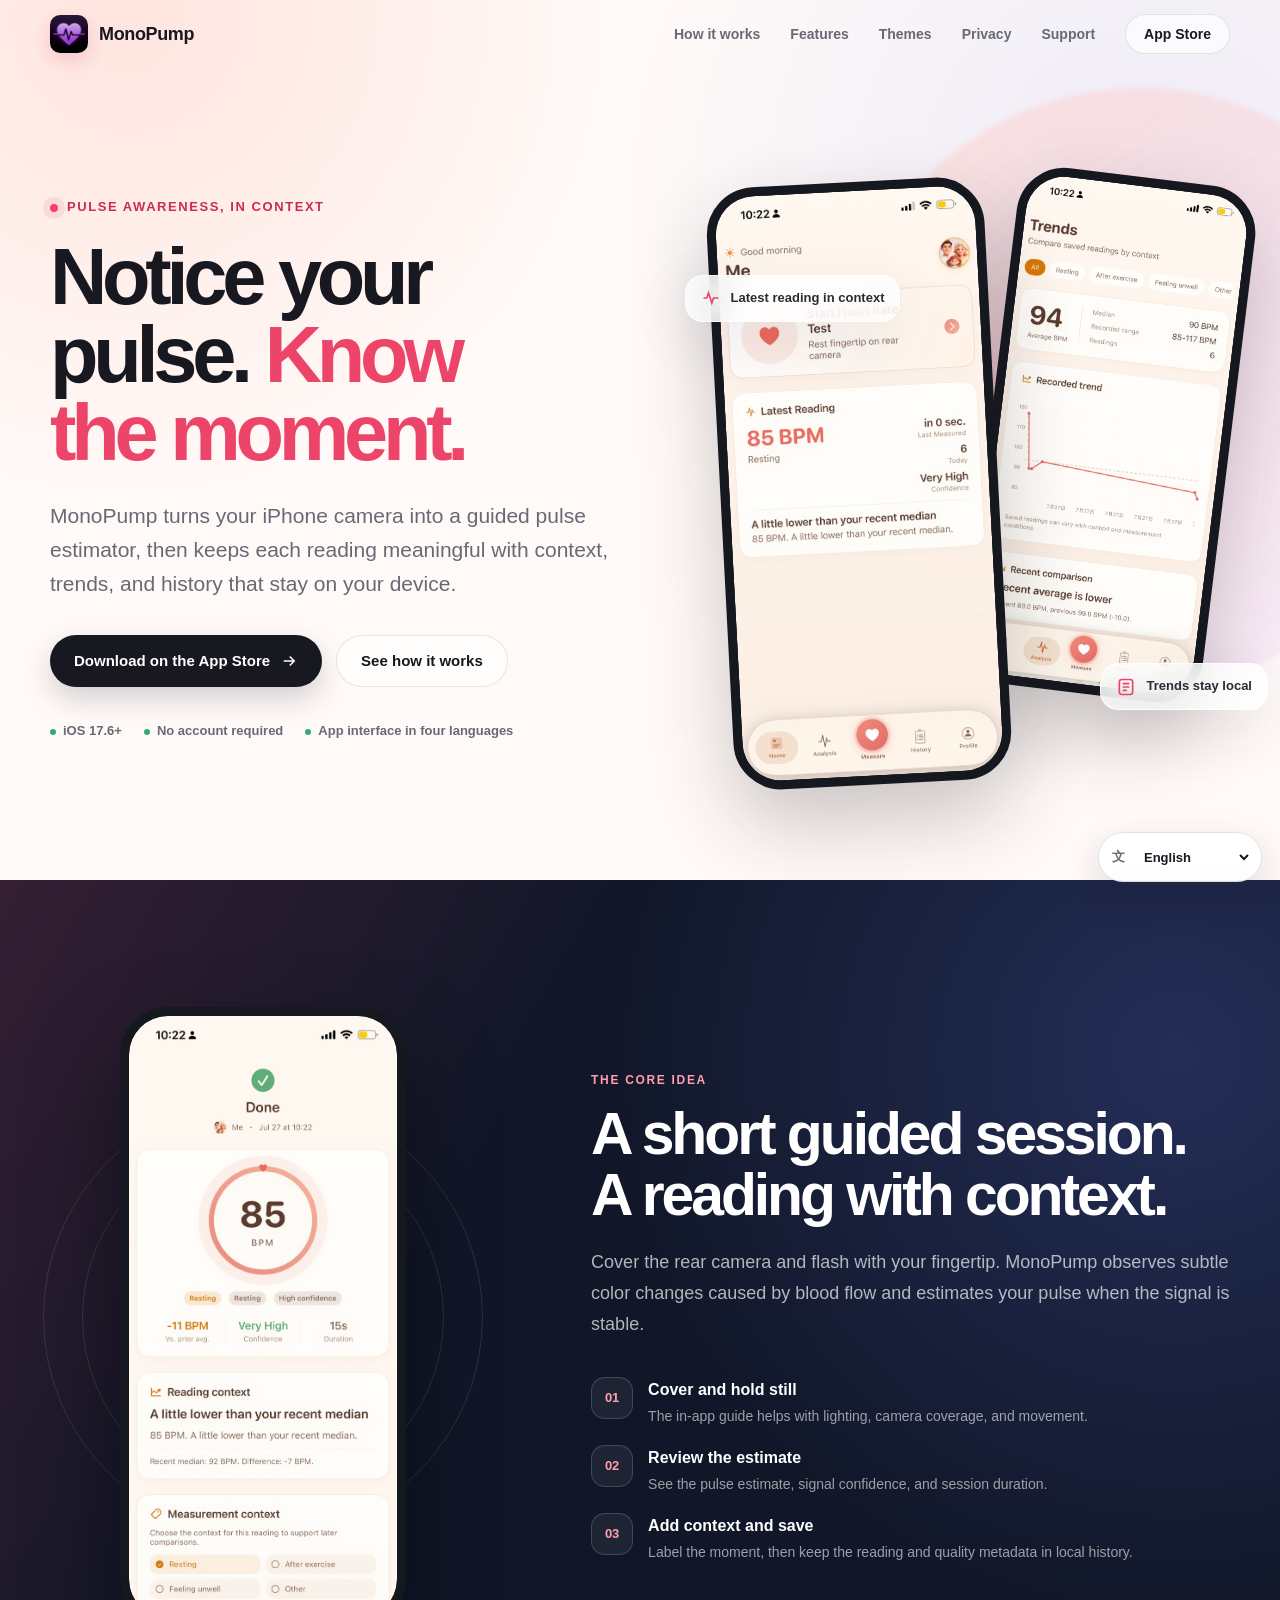
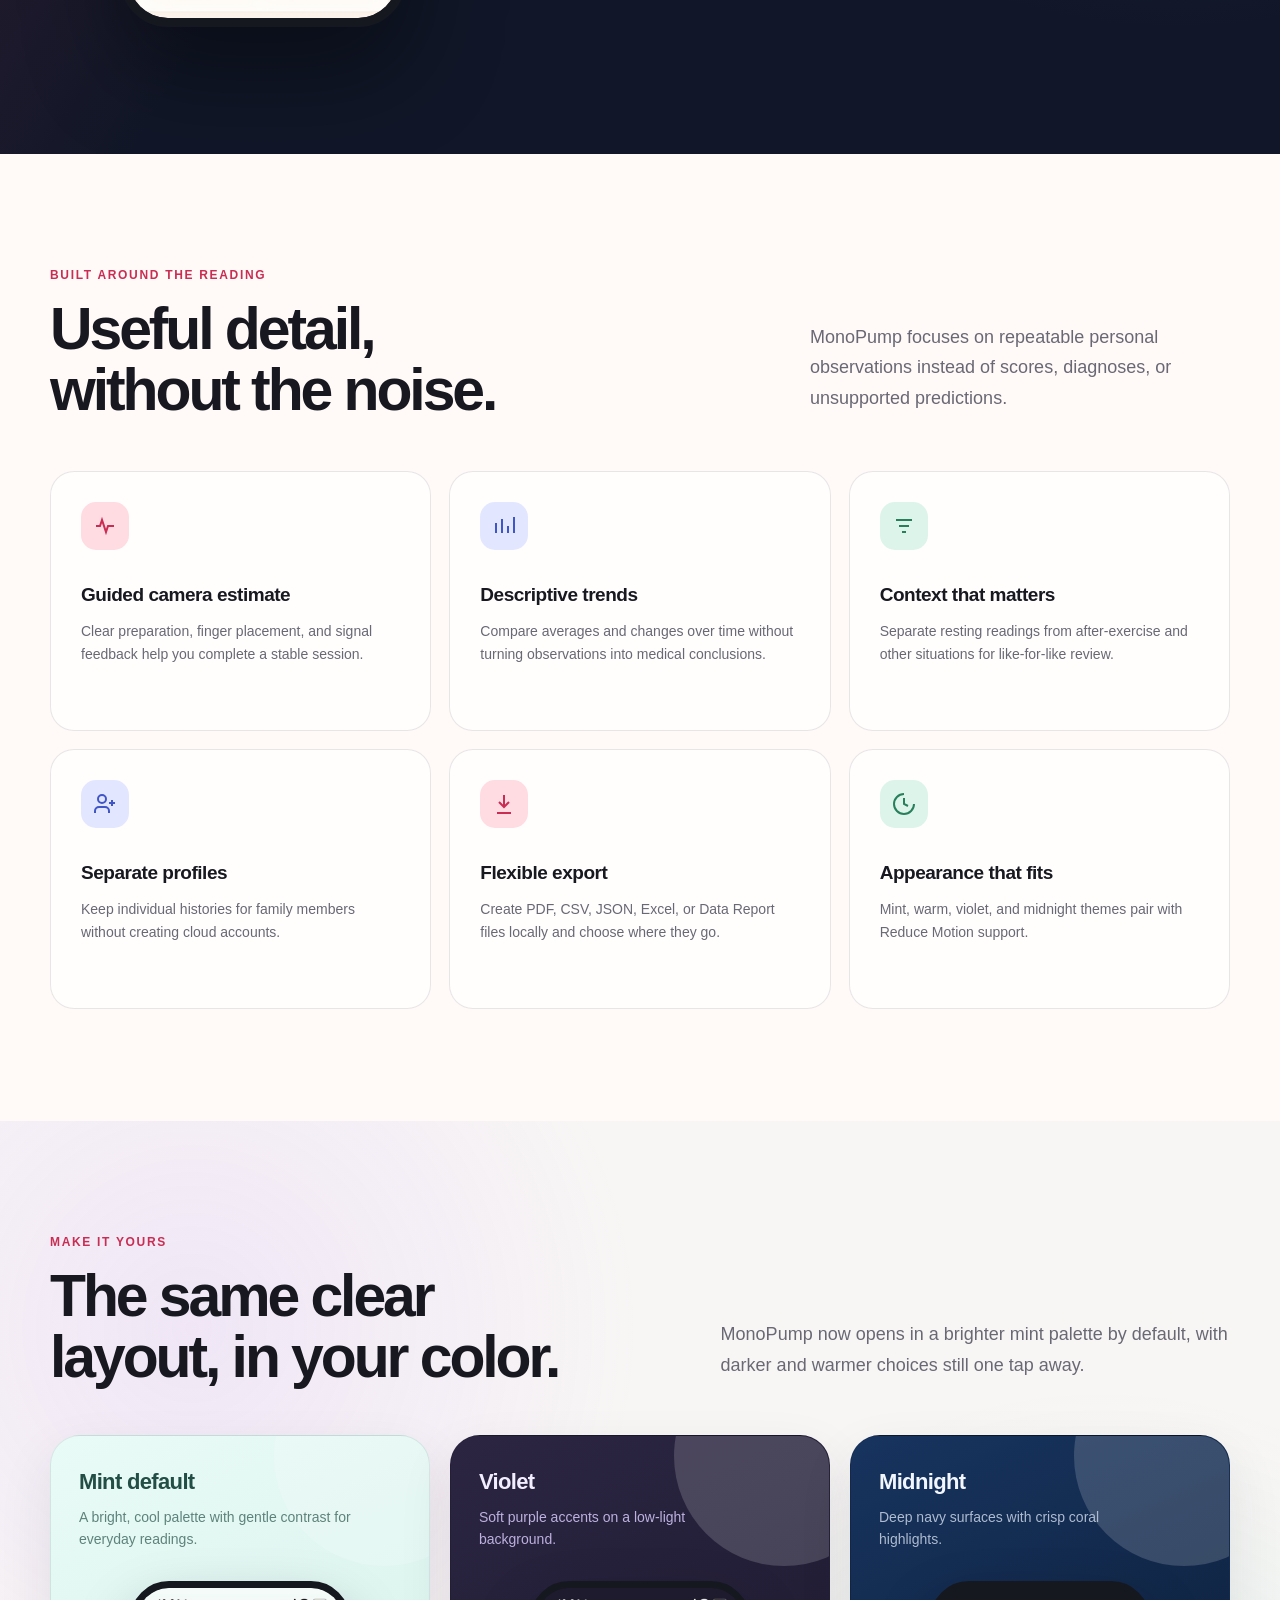
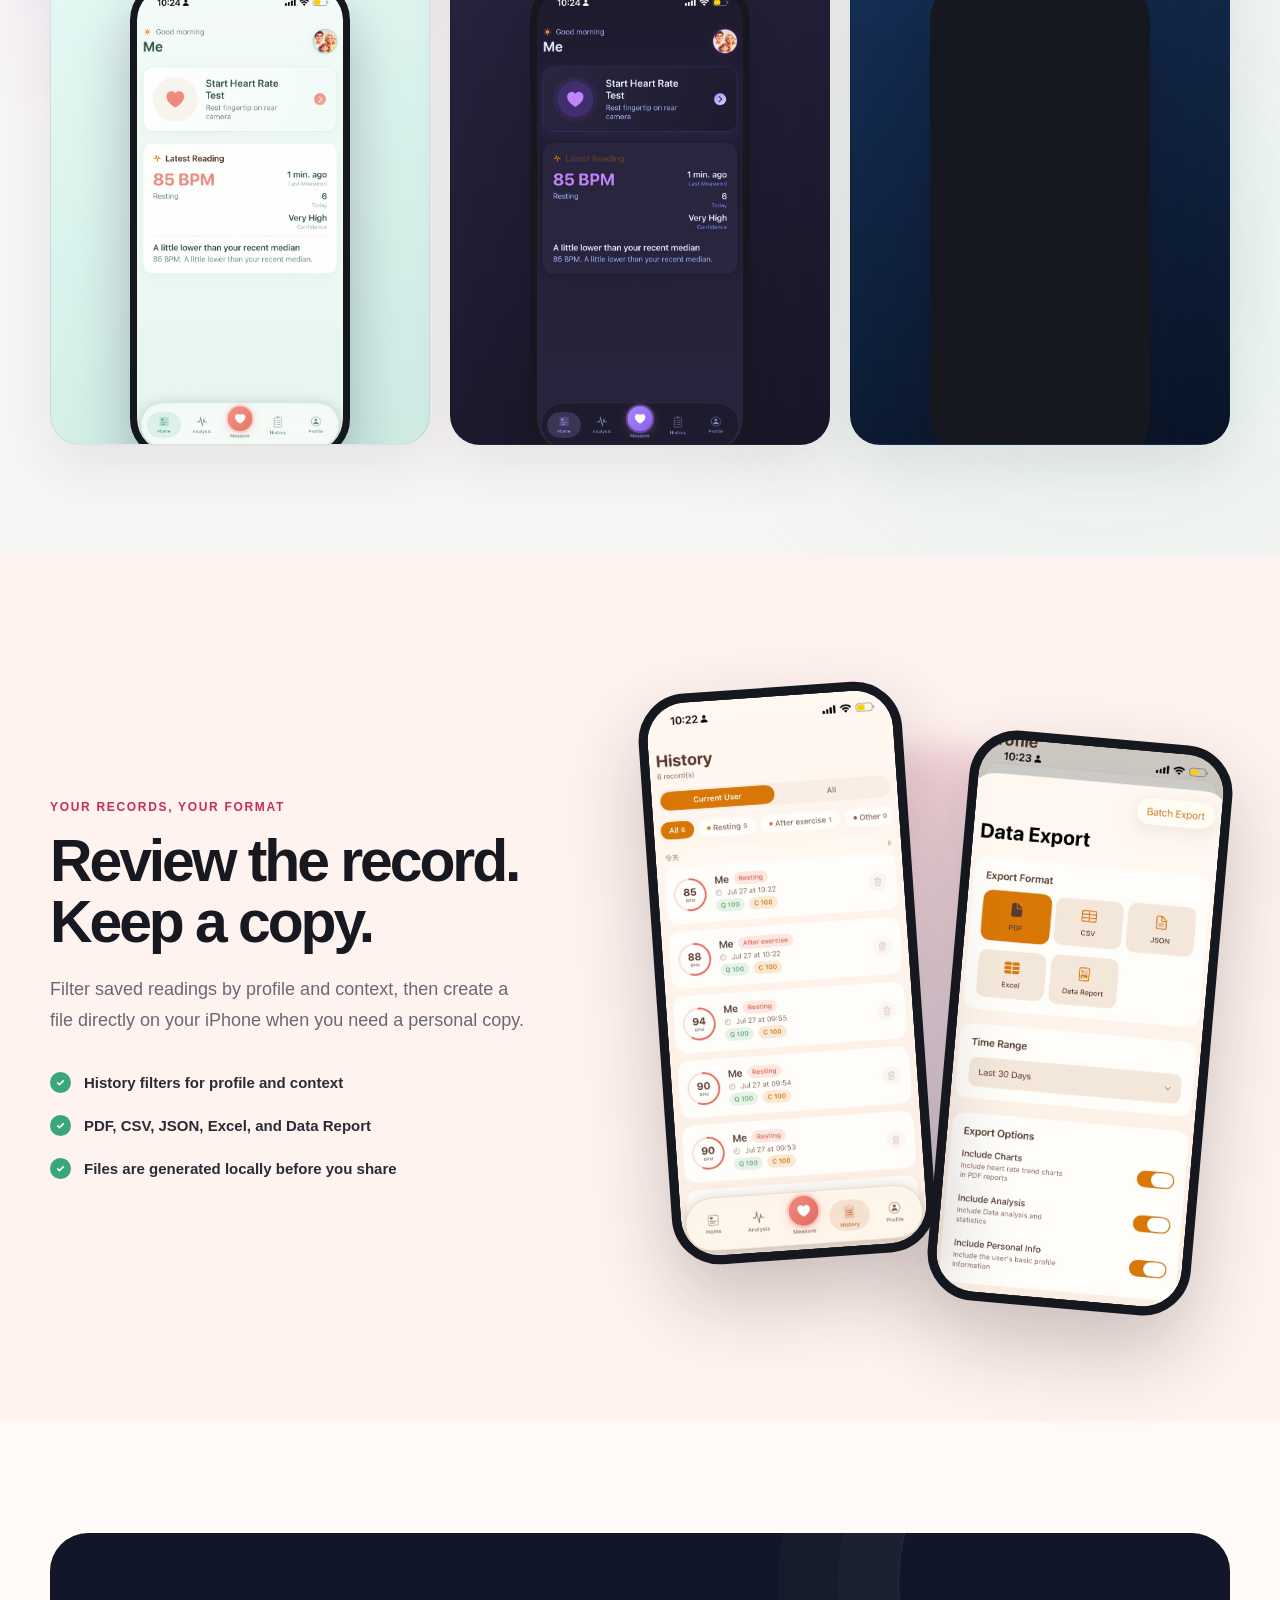
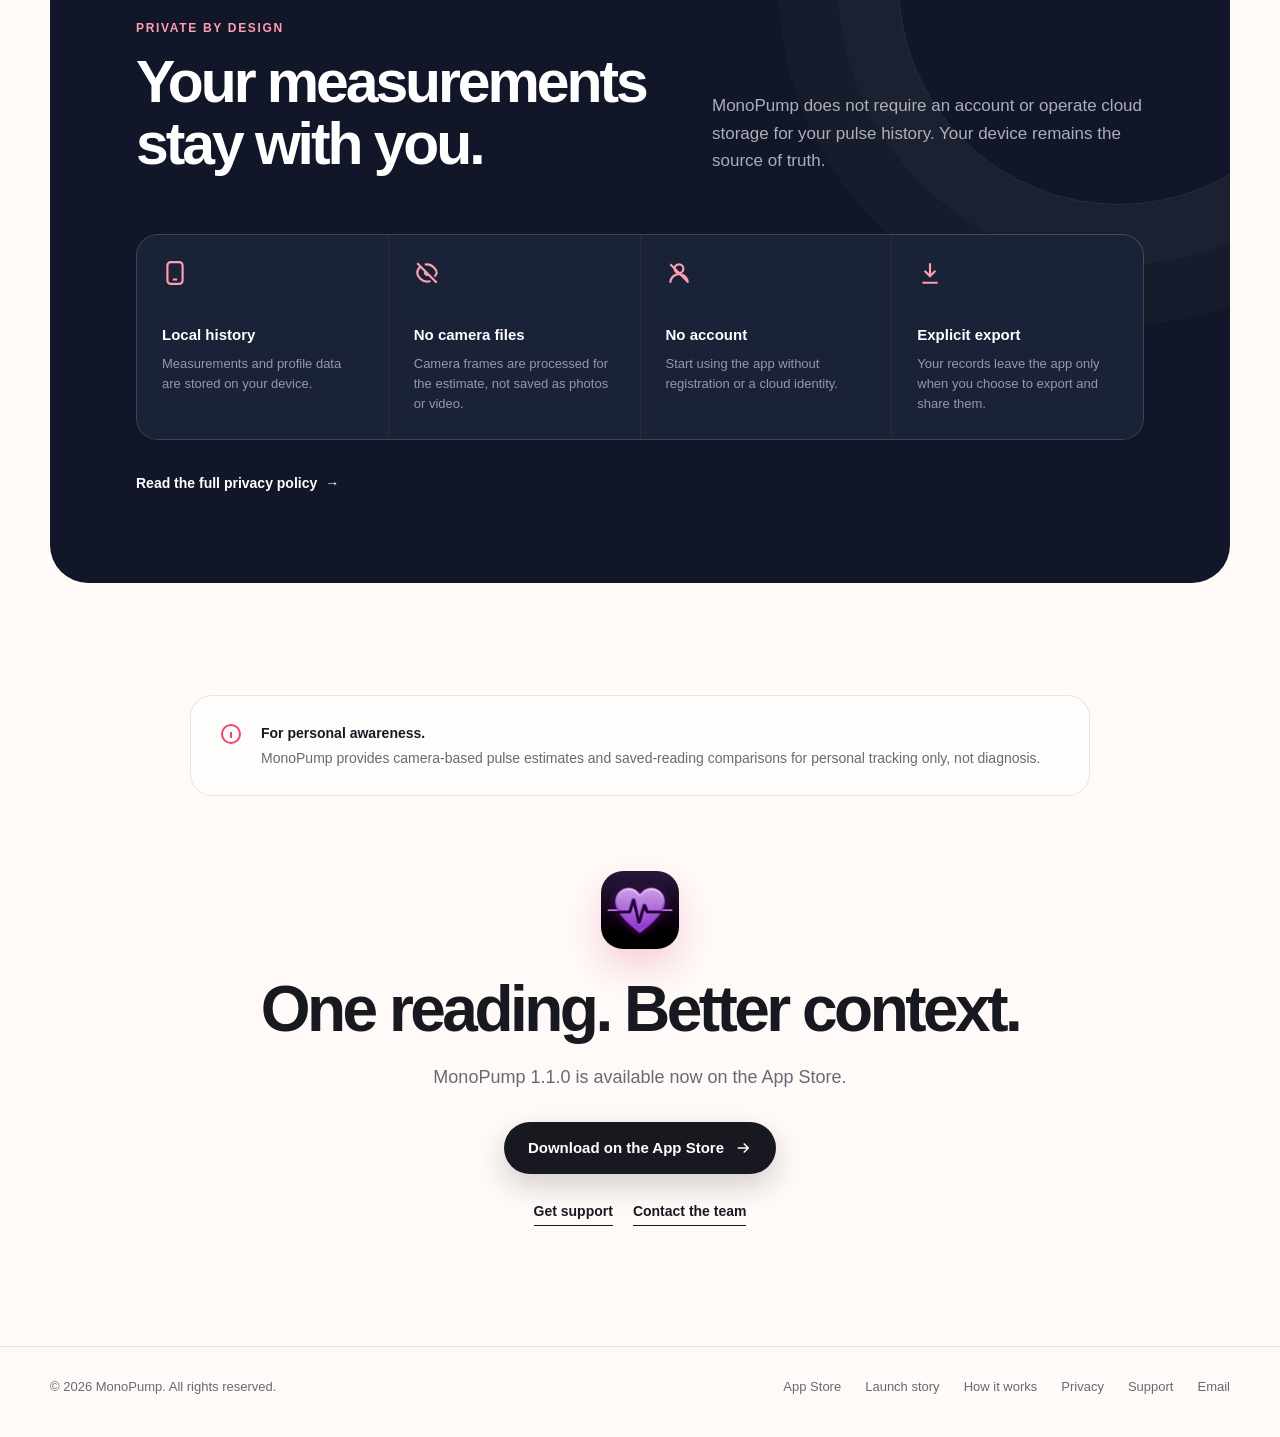
<file: index.html>
<!DOCTYPE html>
<html lang="en" class="no-js">
<head>
    <meta charset="UTF-8">
    <meta name="viewport" content="width=device-width, initial-scale=1.0">
    <meta name="description" content="MonoPump uses the iPhone camera and flash for guided pulse estimates, contextual trends, local history, and private data export.">
    <meta name="robots" content="index,follow,max-image-preview:large,max-snippet:-1">
    <meta name="theme-color" content="#fff8f5">
    <meta property="og:title" content="MonoPump — Pulse awareness, in context">
    <meta property="og:description" content="A private, camera-based pulse tracker for iPhone.">
    <meta property="og:type" content="website">
    <meta property="og:url" content="https://pump.monoware.app/">
    <meta property="og:image" content="https://pump.monoware.app/assets/images/app-icon.png">
    <meta property="og:image:alt" content="MonoPump app icon for camera pulse tracking on iPhone">
    <meta name="twitter:card" content="summary_large_image">
    <meta name="twitter:title" content="MonoPump - Camera Pulse Tracker for iPhone">
    <meta name="twitter:description" content="Private camera-based pulse estimates with local history, context, and export on iPhone.">
    <meta name="twitter:image" content="https://pump.monoware.app/assets/images/app-icon.png">
    <meta name="twitter:image:alt" content="MonoPump app icon for camera pulse tracking on iPhone">
    <link rel="canonical" href="https://pump.monoware.app/">
    <link rel="icon" href="assets/images/app-icon.png" type="image/png">
    <link rel="apple-touch-icon" href="assets/images/app-icon.png">
    <link rel="stylesheet" href="assets/i18n.css">
    <title>MonoPump — Camera Pulse Tracker for iPhone</title>
    <script>document.documentElement.classList.replace("no-js", "js");</script>
    <script src="assets/translations.js" defer></script>
    <script src="assets/app-store-link.js" defer></script>
    <script src="assets/i18n.js" defer></script>
    <style>
        :root {
            --paper: #fffaf8;
            --paper-warm: #fff3ef;
            --surface: #ffffff;
            --surface-soft: #f8f6f5;
            --ink: #171820;
            --ink-soft: #292b36;
            --muted: #696874;
            --muted-light: #9b98a2;
            --line: rgba(23, 24, 32, 0.1);
            --accent: #ed4569;
            --accent-deep: #c92d53;
            --accent-soft: #ffdbe2;
            --coral: #ff806e;
            --blue: #5f74ee;
            --navy: #111728;
            --navy-soft: #1a2238;
            --green: #39a778;
            --radius-sm: 16px;
            --radius-md: 24px;
            --radius-lg: 38px;
            --shadow-soft: 0 18px 60px rgba(53, 33, 38, 0.1);
            --shadow-phone: 0 36px 80px rgba(35, 24, 31, 0.24);
            --page: min(1180px, calc(100% - 48px));
        }

        * {
            box-sizing: border-box;
            margin: 0;
            padding: 0;
        }

        html {
            scroll-behavior: smooth;
            overflow-x: clip;
        }

        body {
            min-width: 320px;
            color: var(--ink);
            background: var(--paper);
            font-family: -apple-system, BlinkMacSystemFont, "SF Pro Display", "Segoe UI", sans-serif;
            font-size: 17px;
            line-height: 1.6;
            -webkit-font-smoothing: antialiased;
            text-rendering: optimizeLegibility;
            overflow-x: hidden;
        }

        body::before {
            position: fixed;
            z-index: -2;
            inset: 0;
            background:
                radial-gradient(circle at 10% 2%, rgba(255, 179, 165, 0.3), transparent 31rem),
                radial-gradient(circle at 90% 22%, rgba(105, 122, 238, 0.12), transparent 33rem),
                var(--paper);
            content: "";
            pointer-events: none;
        }

        img {
            display: block;
            max-width: 100%;
        }

        a {
            color: inherit;
            text-decoration: none;
        }

        button,
        a {
            -webkit-tap-highlight-color: transparent;
        }

        button {
            color: inherit;
            font: inherit;
        }

        :focus-visible {
            outline: 3px solid rgba(95, 116, 238, 0.55);
            outline-offset: 4px;
        }

        .skip-link {
            position: fixed;
            z-index: 1000;
            top: 12px;
            left: 12px;
            padding: 10px 16px;
            border-radius: 999px;
            color: #ffffff;
            background: var(--navy);
            transform: translateY(-150%);
            transition: transform 180ms ease;
        }

        .skip-link:focus {
            transform: translateY(0);
        }

        .page {
            width: var(--page);
            margin-inline: auto;
        }

        .site-header {
            position: fixed;
            z-index: 100;
            top: 0;
            right: 0;
            left: 0;
            padding: 14px 0;
            border-bottom: 1px solid transparent;
            transition:
                padding 180ms ease,
                border-color 180ms ease,
                background-color 180ms ease,
                box-shadow 180ms ease;
        }

        .site-header.is-scrolled {
            padding: 9px 0;
            border-color: var(--line);
            background: rgba(255, 250, 248, 0.88);
            box-shadow: 0 8px 30px rgba(48, 32, 38, 0.05);
            -webkit-backdrop-filter: blur(18px);
            backdrop-filter: blur(18px);
        }

        .nav-wrap {
            display: flex;
            align-items: center;
            justify-content: space-between;
            gap: 28px;
        }

        .brand {
            display: inline-flex;
            align-items: center;
            gap: 11px;
            font-size: 18px;
            font-weight: 750;
            letter-spacing: -0.02em;
        }

        .brand img {
            width: 38px;
            height: 38px;
            border-radius: 10px;
            box-shadow: 0 7px 18px rgba(205, 47, 84, 0.19);
        }

        .nav-links {
            display: flex;
            align-items: center;
            gap: 30px;
            list-style: none;
        }

        .nav-links a {
            position: relative;
            color: var(--muted);
            font-size: 14px;
            font-weight: 620;
        }

        .nav-links a::after {
            position: absolute;
            right: 0;
            bottom: -6px;
            left: 0;
            height: 2px;
            border-radius: 2px;
            background: var(--accent);
            content: "";
            transform: scaleX(0);
            transition: transform 180ms ease;
        }

        .nav-links a:hover {
            color: var(--ink);
        }

        .nav-links a:hover::after {
            transform: scaleX(1);
        }

        .nav-support {
            display: inline-flex;
            align-items: center;
            min-height: 40px;
            padding: 0 18px;
            border: 1px solid var(--line);
            border-radius: 999px;
            color: var(--ink) !important;
            background: rgba(255, 255, 255, 0.68);
        }

        .nav-support::after {
            display: none;
        }

        .menu-toggle {
            display: none;
            width: 42px;
            height: 42px;
            border: 1px solid var(--line);
            border-radius: 50%;
            background: rgba(255, 255, 255, 0.76);
            cursor: pointer;
        }

        .menu-toggle span,
        .menu-toggle::before,
        .menu-toggle::after {
            display: block;
            width: 18px;
            height: 2px;
            margin: 4px auto;
            border-radius: 2px;
            background: var(--ink);
            content: "";
            transition: transform 180ms ease, opacity 180ms ease;
        }

        .menu-toggle[aria-expanded="true"] span {
            opacity: 0;
        }

        .menu-toggle[aria-expanded="true"]::before {
            transform: translateY(6px) rotate(45deg);
        }

        .menu-toggle[aria-expanded="true"]::after {
            transform: translateY(-6px) rotate(-45deg);
        }

        .hero {
            position: relative;
            overflow: clip;
            min-height: 820px;
            padding: 150px 0 95px;
        }

        .hero::after {
            position: absolute;
            z-index: -1;
            top: 88px;
            right: -160px;
            width: 600px;
            height: 600px;
            border-radius: 50%;
            background: linear-gradient(145deg, rgba(255, 210, 202, 0.56), rgba(239, 213, 255, 0.35));
            filter: blur(2px);
            content: "";
        }

        .hero-grid {
            display: grid;
            grid-template-columns: minmax(0, 1fr) minmax(430px, 0.88fr);
            align-items: center;
            gap: clamp(48px, 7vw, 104px);
        }

        .eyebrow {
            display: inline-flex;
            align-items: center;
            gap: 9px;
            margin-bottom: 20px;
            color: var(--accent-deep);
            font-size: 13px;
            font-weight: 760;
            letter-spacing: 0.12em;
            text-transform: uppercase;
        }

        .eyebrow::before {
            width: 8px;
            height: 8px;
            border-radius: 50%;
            background: var(--accent);
            box-shadow: 0 0 0 7px rgba(237, 69, 105, 0.11);
            content: "";
        }

        h1,
        h2,
        h3 {
            text-wrap: balance;
        }

        h1 {
            max-width: 720px;
            font-size: clamp(54px, 6.2vw, 86px);
            font-weight: 780;
            letter-spacing: -0.066em;
            line-height: 0.98;
        }

        .hero h1 em {
            color: var(--accent);
            font-style: normal;
        }

        .hero-copy {
            max-width: 630px;
            margin-top: 28px;
            color: var(--muted);
            font-size: clamp(18px, 1.7vw, 21px);
            line-height: 1.62;
        }

        .hero-actions {
            display: flex;
            flex-wrap: wrap;
            align-items: center;
            gap: 14px;
            margin-top: 34px;
        }

        .button {
            display: inline-flex;
            align-items: center;
            justify-content: center;
            gap: 10px;
            min-height: 52px;
            padding: 0 24px;
            border-radius: 999px;
            font-size: 15px;
            font-weight: 700;
            transition: transform 180ms ease, box-shadow 180ms ease, background-color 180ms ease;
        }

        .button:hover {
            transform: translateY(-2px);
        }

        .button-primary {
            color: #ffffff;
            background: var(--ink);
            box-shadow: 0 12px 28px rgba(23, 24, 32, 0.18);
        }

        .button-primary:hover {
            box-shadow: 0 16px 34px rgba(23, 24, 32, 0.24);
        }

        .button-secondary {
            border: 1px solid var(--line);
            background: rgba(255, 255, 255, 0.68);
        }

        .button svg {
            width: 18px;
            height: 18px;
        }

        .hero-facts {
            display: flex;
            flex-wrap: wrap;
            gap: 12px 22px;
            margin-top: 34px;
            color: var(--muted);
            font-size: 13px;
            font-weight: 620;
        }

        .hero-facts span {
            display: inline-flex;
            align-items: center;
            gap: 7px;
        }

        .hero-facts span::before {
            width: 6px;
            height: 6px;
            border-radius: 50%;
            background: var(--green);
            content: "";
        }

        .device-stage {
            position: relative;
            min-height: 635px;
        }

        .stage-glow {
            position: absolute;
            top: 110px;
            left: 20px;
            width: 390px;
            height: 390px;
            border-radius: 50%;
            background: radial-gradient(circle, rgba(237, 69, 105, 0.22), rgba(255, 149, 128, 0.04) 65%, transparent 70%);
            filter: blur(7px);
        }

        .phone {
            position: absolute;
            overflow: hidden;
            width: 278px;
            border: 9px solid #161820;
            border-radius: 48px;
            background: #161820;
            box-shadow: var(--shadow-phone);
            aspect-ratio: 645 / 1398;
        }

        .phone img {
            width: 100%;
            height: 100%;
            border-radius: 38px;
            object-fit: cover;
        }

        .phone-back {
            z-index: 1;
            top: 25px;
            right: 0;
            width: 240px;
            transform: rotate(7deg);
        }

        .phone-front {
            z-index: 2;
            bottom: 0;
            left: 0;
            transform: rotate(-3deg);
        }

        .floating-note {
            position: absolute;
            z-index: 3;
            display: flex;
            align-items: center;
            gap: 10px;
            padding: 12px 15px;
            border: 1px solid rgba(255, 255, 255, 0.8);
            border-radius: 18px;
            background: rgba(255, 255, 255, 0.8);
            box-shadow: var(--shadow-soft);
            -webkit-backdrop-filter: blur(16px);
            backdrop-filter: blur(16px);
            color: var(--ink-soft);
            font-size: 13px;
            font-weight: 700;
        }

        .floating-note svg {
            width: 20px;
            height: 20px;
            color: var(--accent);
        }

        .floating-note.note-top {
            top: 125px;
            left: -35px;
        }

        .floating-note.note-bottom {
            right: -38px;
            bottom: 75px;
        }

        .section {
            padding: 112px 0;
        }

        .section-kicker {
            margin-bottom: 13px;
            color: var(--accent-deep);
            font-size: 12px;
            font-weight: 780;
            letter-spacing: 0.14em;
            text-transform: uppercase;
        }

        .section-title {
            max-width: 780px;
            font-size: clamp(39px, 4.6vw, 64px);
            font-weight: 760;
            letter-spacing: -0.052em;
            line-height: 1.04;
        }

        .section-lead {
            max-width: 670px;
            margin-top: 22px;
            color: var(--muted);
            font-size: 18px;
            line-height: 1.7;
        }

        .signal-band {
            position: relative;
            overflow: hidden;
            color: #ffffff;
            background: var(--navy);
        }

        .signal-band::before {
            position: absolute;
            inset: 0;
            background:
                linear-gradient(120deg, rgba(237, 69, 105, 0.16), transparent 36%),
                radial-gradient(circle at 92% 20%, rgba(95, 116, 238, 0.24), transparent 36rem);
            content: "";
        }

        .signal-band .page {
            position: relative;
        }

        .signal-grid {
            display: grid;
            grid-template-columns: 0.8fr 1.2fr;
            align-items: center;
            gap: clamp(48px, 9vw, 125px);
        }

        .signal-visual {
            position: relative;
            display: grid;
            min-height: 650px;
            place-items: center;
        }

        .signal-ring,
        .signal-ring::before,
        .signal-ring::after {
            position: absolute;
            border: 1px solid rgba(255, 255, 255, 0.11);
            border-radius: 50%;
            content: "";
        }

        .signal-ring {
            width: 440px;
            height: 440px;
        }

        .signal-ring::before {
            inset: 38px;
        }

        .signal-ring::after {
            inset: 86px;
        }

        .signal-visual .phone {
            position: relative;
            z-index: 2;
            width: 286px;
            box-shadow: 0 44px 95px rgba(0, 0, 0, 0.42);
        }

        .signal-copy .section-kicker {
            color: #ff9eae;
        }

        .signal-copy .section-title {
            max-width: 650px;
        }

        .signal-copy .section-lead {
            color: rgba(255, 255, 255, 0.68);
        }

        .instruction-list {
            display: grid;
            gap: 18px;
            margin-top: 38px;
            list-style: none;
        }

        .instruction-list li {
            display: grid;
            grid-template-columns: 42px 1fr;
            align-items: start;
            gap: 15px;
        }

        .step-number {
            display: grid;
            width: 42px;
            height: 42px;
            border: 1px solid rgba(255, 255, 255, 0.16);
            border-radius: 14px;
            place-items: center;
            color: #ff9eae;
            background: rgba(255, 255, 255, 0.06);
            font-size: 13px;
            font-weight: 780;
        }

        .instruction-list strong {
            display: block;
            margin-bottom: 2px;
            font-size: 16px;
        }

        .instruction-list p {
            color: rgba(255, 255, 255, 0.59);
            font-size: 14px;
        }

        .feature-heading {
            display: flex;
            align-items: end;
            justify-content: space-between;
            gap: 36px;
            margin-bottom: 50px;
        }

        .feature-heading .section-lead {
            max-width: 420px;
            margin: 0 0 7px;
        }

        .feature-grid {
            display: grid;
            grid-template-columns: repeat(3, 1fr);
            gap: 18px;
        }

        .feature-card {
            min-height: 260px;
            padding: 30px;
            border: 1px solid var(--line);
            border-radius: var(--radius-md);
            background: rgba(255, 255, 255, 0.72);
            transition: transform 200ms ease, box-shadow 200ms ease, border-color 200ms ease;
        }

        .feature-card:hover {
            border-color: rgba(237, 69, 105, 0.2);
            box-shadow: var(--shadow-soft);
            transform: translateY(-5px);
        }

        .feature-icon {
            display: grid;
            width: 48px;
            height: 48px;
            margin-bottom: 30px;
            border-radius: 15px;
            place-items: center;
            color: var(--accent-deep);
            background: var(--accent-soft);
        }

        .feature-card:nth-child(2n) .feature-icon {
            color: #4056c7;
            background: #e2e7ff;
        }

        .feature-card:nth-child(3n) .feature-icon {
            color: #287f5c;
            background: #ddf4ea;
        }

        .feature-icon svg {
            width: 24px;
            height: 24px;
        }

        .feature-card h3 {
            font-size: 19px;
            letter-spacing: -0.025em;
        }

        .feature-card p {
            margin-top: 10px;
            color: var(--muted);
            font-size: 14px;
            line-height: 1.65;
        }

        .theme-section {
            position: relative;
            overflow: hidden;
            background:
                radial-gradient(circle at 15% 20%, rgba(184, 123, 255, 0.13), transparent 28rem),
                radial-gradient(circle at 86% 72%, rgba(70, 196, 164, 0.12), transparent 30rem),
                var(--surface-soft);
        }

        .theme-heading {
            display: grid;
            grid-template-columns: minmax(0, 1.1fr) minmax(320px, 0.9fr);
            align-items: end;
            gap: 48px;
            margin-bottom: 48px;
        }

        .theme-heading .section-lead {
            margin: 0 0 7px;
        }

        .theme-grid {
            display: grid;
            grid-template-columns: repeat(3, minmax(0, 1fr));
            gap: 20px;
        }

        .theme-card {
            position: relative;
            overflow: hidden;
            min-height: 610px;
            padding: 28px 28px 0;
            border: 1px solid rgba(23, 24, 32, 0.08);
            border-radius: 30px;
            box-shadow: 0 22px 55px rgba(43, 34, 55, 0.09);
        }

        .theme-card::before {
            position: absolute;
            top: -90px;
            right: -65px;
            width: 220px;
            height: 220px;
            border-radius: 50%;
            background: rgba(255, 255, 255, 0.16);
            content: "";
        }

        .theme-card-copy {
            position: relative;
            z-index: 2;
        }

        .theme-card h3 {
            font-size: 22px;
            letter-spacing: -0.03em;
        }

        .theme-card p {
            max-width: 280px;
            margin-top: 8px;
            font-size: 14px;
            line-height: 1.55;
        }

        .theme-card .phone {
            position: relative;
            z-index: 1;
            width: min(100%, 220px);
            margin: 30px auto -98px;
            border-width: 7px;
            border-radius: 39px;
            box-shadow: 0 28px 58px rgba(15, 17, 30, 0.26);
            transform: none;
        }

        .theme-card .phone img {
            border-radius: 31px;
        }

        .theme-violet {
            color: #f2edff;
            background: linear-gradient(155deg, #2b2542, #181627);
        }

        .theme-violet p {
            color: #bdb1df;
        }

        .theme-midnight {
            color: #f2f6ff;
            background: linear-gradient(155deg, #17345f, #091426);
        }

        .theme-midnight p {
            color: #aebbd0;
        }

        .theme-mint {
            color: #224e45;
            background: linear-gradient(155deg, #e9fbf7, #cfece5);
        }

        .theme-mint p {
            color: #5e837b;
        }

        .data-section {
            background: var(--paper-warm);
        }

        .data-grid {
            display: grid;
            grid-template-columns: minmax(0, 0.9fr) minmax(500px, 1.1fr);
            align-items: center;
            gap: clamp(50px, 8vw, 110px);
        }

        .data-points {
            display: grid;
            gap: 19px;
            margin-top: 35px;
            list-style: none;
        }

        .data-points li {
            display: flex;
            align-items: center;
            gap: 13px;
            color: var(--ink-soft);
            font-size: 15px;
            font-weight: 650;
        }

        .data-points svg {
            width: 21px;
            height: 21px;
            padding: 4px;
            border-radius: 50%;
            color: #ffffff;
            background: var(--green);
        }

        .data-devices {
            position: relative;
            min-height: 640px;
        }

        .data-devices::before {
            position: absolute;
            top: 12%;
            left: 14%;
            width: 72%;
            height: 72%;
            border-radius: 50%;
            background: linear-gradient(145deg, rgba(237, 69, 105, 0.18), rgba(95, 116, 238, 0.17));
            filter: blur(16px);
            content: "";
        }

        .data-devices .phone:first-child {
            z-index: 2;
            top: 18px;
            left: 18px;
            width: 264px;
            transform: rotate(-4deg);
        }

        .data-devices .phone:last-child {
            z-index: 1;
            right: 18px;
            bottom: 0;
            width: 264px;
            transform: rotate(5deg);
        }

        .privacy-card {
            position: relative;
            overflow: hidden;
            padding: clamp(44px, 7vw, 86px);
            border-radius: var(--radius-lg);
            color: #ffffff;
            background: var(--navy);
        }

        .privacy-card::before {
            position: absolute;
            top: -170px;
            right: -110px;
            width: 440px;
            height: 440px;
            border: 1px solid rgba(255, 255, 255, 0.1);
            border-radius: 50%;
            box-shadow:
                0 0 0 60px rgba(255, 255, 255, 0.025),
                0 0 0 120px rgba(255, 255, 255, 0.018);
            content: "";
        }

        .privacy-top {
            position: relative;
            display: grid;
            grid-template-columns: 1.1fr 0.9fr;
            align-items: end;
            gap: 48px;
        }

        .privacy-card .section-kicker {
            color: #ff9eae;
        }

        .privacy-card .section-title {
            max-width: 620px;
        }

        .privacy-top > p {
            color: rgba(255, 255, 255, 0.65);
            font-size: 17px;
        }

        .privacy-grid {
            position: relative;
            display: grid;
            grid-template-columns: repeat(4, 1fr);
            gap: 1px;
            margin-top: 60px;
            overflow: hidden;
            border: 1px solid rgba(255, 255, 255, 0.1);
            border-radius: 22px;
            background: rgba(255, 255, 255, 0.1);
        }

        .privacy-item {
            min-height: 185px;
            padding: 25px;
            background: var(--navy-soft);
        }

        .privacy-item svg {
            width: 26px;
            height: 26px;
            margin-bottom: 29px;
            color: #ff9eae;
        }

        .privacy-item strong {
            display: block;
            font-size: 15px;
        }

        .privacy-item span {
            display: block;
            margin-top: 7px;
            color: rgba(255, 255, 255, 0.54);
            font-size: 13px;
            line-height: 1.55;
        }

        .privacy-link {
            position: relative;
            display: inline-flex;
            align-items: center;
            gap: 8px;
            margin-top: 32px;
            color: #ffffff;
            font-size: 14px;
            font-weight: 700;
        }

        .privacy-link span {
            transition: transform 180ms ease;
        }

        .privacy-link:hover span {
            transform: translateX(4px);
        }

        .disclaimer {
            display: grid;
            grid-template-columns: auto 1fr;
            gap: 18px;
            max-width: 900px;
            margin: 0 auto;
            padding: 26px 28px;
            border: 1px solid var(--line);
            border-radius: 22px;
            color: var(--muted);
            background: rgba(255, 255, 255, 0.62);
            font-size: 14px;
        }

        .disclaimer svg {
            width: 24px;
            height: 24px;
            color: var(--accent);
        }

        .disclaimer strong {
            display: block;
            margin-bottom: 3px;
            color: var(--ink);
        }

        .closing {
            padding: 75px 0 120px;
            text-align: center;
        }

        .closing-icon {
            width: 78px;
            height: 78px;
            margin: 0 auto 28px;
            border-radius: 22px;
            box-shadow: 0 18px 38px rgba(202, 45, 83, 0.2);
        }

        .closing h2 {
            font-size: clamp(42px, 5vw, 68px);
            letter-spacing: -0.055em;
            line-height: 1;
        }

        .closing p {
            max-width: 560px;
            margin: 22px auto 0;
            color: var(--muted);
            font-size: 18px;
        }

        .closing-download {
            margin-top: 30px;
        }

        .closing-links {
            display: flex;
            justify-content: center;
            gap: 20px;
            margin-top: 26px;
            font-size: 14px;
            font-weight: 700;
        }

        .closing-links a {
            padding-bottom: 2px;
            border-bottom: 1px solid currentColor;
        }

        footer {
            padding: 30px 0 40px;
            border-top: 1px solid var(--line);
        }

        .footer-wrap {
            display: flex;
            align-items: center;
            justify-content: space-between;
            gap: 30px;
            color: var(--muted);
            font-size: 13px;
        }

        .footer-links {
            display: flex;
            flex-wrap: wrap;
            gap: 24px;
        }

        .footer-links a:hover {
            color: var(--ink);
        }

        .js [data-reveal] {
            opacity: 0;
            transform: translateY(24px);
            transition: opacity 650ms ease, transform 650ms ease;
        }

        .js [data-reveal].is-visible {
            opacity: 1;
            transform: translateY(0);
        }

        @media (max-width: 1050px) {
            .hero {
                padding-top: 132px;
            }

            .hero-grid {
                grid-template-columns: minmax(0, 1fr) 390px;
                gap: 45px;
            }

            .device-stage {
                min-height: 580px;
            }

            .phone-front {
                width: 248px;
            }

            .phone-back {
                width: 216px;
            }

            .floating-note.note-bottom {
                right: -5px;
            }

            .signal-grid {
                gap: 55px;
            }

            .feature-grid {
                grid-template-columns: repeat(2, 1fr);
            }

            .privacy-grid {
                grid-template-columns: repeat(2, 1fr);
            }

            .theme-card {
                min-height: 580px;
                padding-inline: 22px;
            }
        }

        @media (max-width: 800px) {
            :root {
                --page: min(100% - 32px, 680px);
            }

            .site-header {
                padding: 10px 0;
            }

            .menu-toggle {
                display: block;
            }

            .nav-links {
                position: absolute;
                top: calc(100% + 2px);
                right: 16px;
                left: 16px;
                display: grid;
                gap: 3px;
                padding: 12px;
                border: 1px solid var(--line);
                border-radius: 20px;
                background: rgba(255, 250, 248, 0.97);
                box-shadow: var(--shadow-soft);
                -webkit-backdrop-filter: blur(18px);
                backdrop-filter: blur(18px);
                opacity: 0;
                pointer-events: none;
                transform: translateY(-10px);
                transition: opacity 180ms ease, transform 180ms ease;
            }

            .nav-links.is-open {
                opacity: 1;
                pointer-events: auto;
                transform: translateY(0);
            }

            .nav-links a {
                display: block;
                padding: 10px 12px;
                border-radius: 12px;
            }

            .nav-links a:hover {
                background: var(--surface);
            }

            .nav-links a::after {
                display: none;
            }

            .nav-support {
                margin-top: 3px;
                background: var(--surface);
            }

            .hero {
                min-height: auto;
                padding: 128px 0 78px;
                text-align: center;
            }

            .hero-grid,
            .signal-grid,
            .data-grid,
            .privacy-top,
            .theme-heading {
                grid-template-columns: 1fr;
            }

            .hero-copy {
                margin-inline: auto;
            }

            .hero-actions,
            .hero-facts {
                justify-content: center;
            }

            .device-stage {
                width: min(100%, 470px);
                min-height: 615px;
                margin: 30px auto 0;
            }

            .floating-note.note-top {
                left: 0;
            }

            .section {
                padding: 84px 0;
            }

            .signal-grid {
                gap: 45px;
            }

            .signal-visual {
                min-height: 600px;
            }

            .signal-copy {
                padding-bottom: 20px;
            }

            .feature-heading {
                display: block;
            }

            .feature-heading .section-lead {
                margin-top: 20px;
            }

            .theme-grid {
                grid-template-columns: repeat(2, minmax(0, 1fr));
            }

            .theme-card:last-child {
                grid-column: 1 / -1;
            }

            .data-grid {
                gap: 25px;
            }

            .data-devices {
                width: min(100%, 560px);
                margin-inline: auto;
            }

            .privacy-top {
                align-items: start;
            }
        }

        @media (max-width: 560px) {
            body {
                font-size: 16px;
            }

            .brand img {
                width: 35px;
                height: 35px;
            }

            h1 {
                font-size: clamp(48px, 15vw, 66px);
            }

            .hero-copy {
                font-size: 17px;
            }

            .hero-actions {
                display: grid;
            }

            .button {
                width: 100%;
            }

            .hero-facts {
                display: grid;
                justify-content: start;
                width: max-content;
                margin-inline: auto;
                text-align: left;
            }

            .device-stage {
                min-height: 510px;
            }

            .phone-front {
                width: 218px;
            }

            .phone-back {
                top: 6px;
                width: 185px;
            }

            .floating-note {
                padding: 10px 12px;
                font-size: 11px;
            }

            .floating-note.note-top {
                top: 72px;
            }

            .floating-note.note-bottom {
                right: 0;
                bottom: 48px;
            }

            .section-title {
                font-size: 40px;
            }

            .signal-visual {
                min-height: 530px;
            }

            .signal-ring {
                width: 340px;
                height: 340px;
            }

            .signal-visual .phone {
                width: 235px;
            }

            .feature-grid {
                grid-template-columns: 1fr;
            }

            .feature-card {
                min-height: 230px;
            }

            .theme-grid {
                grid-template-columns: none;
                grid-auto-columns: minmax(235px, 78vw);
                grid-auto-flow: column;
                gap: 14px;
                margin-inline: -16px;
                overflow-x: auto;
                padding: 0 16px 18px;
                scroll-snap-type: x mandatory;
                overscroll-behavior-inline: contain;
            }

            .theme-card,
            .theme-card:last-child {
                grid-column: auto;
                min-height: 560px;
                scroll-snap-align: center;
            }

            .data-devices {
                min-height: 510px;
            }

            .data-devices .phone:first-child,
            .data-devices .phone:last-child {
                width: 205px;
            }

            .data-devices .phone:first-child {
                left: 0;
            }

            .data-devices .phone:last-child {
                right: 0;
            }

            .privacy-card {
                padding: 39px 24px;
                border-radius: 28px;
            }

            .privacy-grid {
                grid-template-columns: 1fr;
            }

            .privacy-item {
                min-height: 160px;
            }

            .disclaimer {
                grid-template-columns: 1fr;
            }

            .closing-links,
            .footer-wrap {
                flex-direction: column;
            }

            .footer-wrap {
                align-items: flex-start;
            }
        }

        @media (prefers-reduced-motion: reduce) {
            html {
                scroll-behavior: auto;
            }

            *,
            *::before,
            *::after {
                scroll-behavior: auto !important;
                transition-duration: 0.01ms !important;
                animation-duration: 0.01ms !important;
                animation-iteration-count: 1 !important;
            }

            .js [data-reveal] {
                opacity: 1;
                transform: none;
            }
        }
    </style>
    <script type="application/ld+json">
    {
        "@context": "https://schema.org",
        "@type": "SoftwareApplication",
        "name": "MonoPump",
        "alternateName": "MonoPump by MonoWare",
        "applicationCategory": "HealthApplication",
        "applicationSuite": "MonoWare",
        "operatingSystem": "iOS 17.6 or later",
        "softwareVersion": "1.1.0",
        "url": "https://pump.monoware.app/",
        "mainEntityOfPage": {
            "@id": "https://pump.monoware.app/"
        },
        "image": "https://pump.monoware.app/assets/images/app-icon.png",
        "screenshot": "https://pump.monoware.app/assets/images/home.jpg",
        "thumbnailUrl": "https://pump.monoware.app/assets/images/app-icon.png",
        "keywords": "MonoPump, camera pulse tracker, iPhone pulse estimate, private health log, heart rate trends",
        "featureList": [
            "Guided camera pulse estimates",
            "Contextual trend history",
            "Local data storage",
            "Private export",
            "No account required"
        ],
        "downloadUrl": "https://apps.apple.com/us/app/monopump/id6763913464",
        "installUrl": "https://apps.apple.com/us/app/monopump/id6763913464",
        "sameAs": [
            "https://apps.apple.com/us/app/monopump/id6763913464"
        ],
        "brand": {
            "@type": "Brand",
            "name": "MonoWare"
        },
        "creator": {
            "@type": "Organization",
            "name": "MonoWare"
        },
        "publisher": {
            "@type": "Organization",
            "name": "MonoWare"
        },
        "description": "A camera-based pulse tracker with contextual trends and local data storage."
    }
    </script>
</head>
<body>
    <a class="skip-link" href="#main">Skip to content</a>

    <header class="site-header" id="site-header">
        <nav class="page nav-wrap" aria-label="Primary navigation">
            <a class="brand" href="#top" aria-label="MonoPump home">
                <img src="assets/images/app-icon.png" alt="" width="180" height="180">
                <span>MonoPump</span>
            </a>
            <button class="menu-toggle" type="button" aria-label="Open navigation" aria-expanded="false" aria-controls="nav-links">
                <span></span>
            </button>
            <ul class="nav-links" id="nav-links">
                <li><a href="#how-it-works">How it works</a></li>
                <li><a href="#features">Features</a></li>
                <li><a href="#themes">Themes</a></li>
                <li><a href="#privacy">Privacy</a></li>
                <li><a href="support.html">Support</a></li>
                <li><a class="nav-support" href="https://apps.apple.com/us/app/monopump/id6763913464" target="_blank" rel="noopener noreferrer" data-app-store-link>App Store</a></li>
            </ul>
        </nav>
    </header>

    <main id="main">
        <section class="hero" id="top">
            <div class="page hero-grid">
                <div data-reveal>
                    <p class="eyebrow">Pulse awareness, in context</p>
                    <h1>Notice your pulse. <em>Know the moment.</em></h1>
                    <p class="hero-copy">
                        MonoPump turns your iPhone camera into a guided pulse estimator, then keeps each reading meaningful with context, trends, and history that stay on your device.
                    </p>
                    <div class="hero-actions">
                        <a class="button button-primary" href="https://apps.apple.com/us/app/monopump/id6763913464" target="_blank" rel="noopener noreferrer" data-app-store-link>
                            Download on the App Store
                            <svg viewBox="0 0 24 24" fill="none" stroke="currentColor" stroke-width="2" aria-hidden="true">
                                <path d="M5 12h14M13 6l6 6-6 6"/>
                            </svg>
                        </a>
                        <a class="button button-secondary" href="#how-it-works">See how it works</a>
                    </div>
                    <div class="hero-facts" aria-label="Product facts">
                        <span>iOS 17.6+</span>
                        <span>No account required</span>
                        <span>App interface in four languages</span>
                    </div>
                </div>

                <div class="device-stage" aria-label="MonoPump app screens" data-reveal>
                    <div class="stage-glow" aria-hidden="true"></div>
                    <div class="phone phone-back">
                        <img src="assets/images/trends.jpg" alt="MonoPump trends screen comparing saved readings by context" width="645" height="1398" decoding="async">
                    </div>
                    <div class="phone phone-front">
                        <img src="assets/images/home.jpg" alt="MonoPump home screen showing the latest saved pulse reading and context" width="645" height="1398" fetchpriority="high">
                    </div>
                    <div class="floating-note note-top">
                        <svg viewBox="0 0 24 24" fill="none" stroke="currentColor" stroke-width="2" aria-hidden="true">
                            <path d="M3 12h4l2-6 4 12 2-6h6"/>
                        </svg>
                        Latest reading in context
                    </div>
                    <div class="floating-note note-bottom">
                        <svg viewBox="0 0 24 24" fill="none" stroke="currentColor" stroke-width="2" aria-hidden="true">
                            <rect x="4" y="3" width="16" height="18" rx="3"/>
                            <path d="M8 8h8M8 12h8M8 16h5"/>
                        </svg>
                        Trends stay local
                    </div>
                </div>
            </div>
        </section>

        <section class="section signal-band" id="how-it-works">
            <div class="page signal-grid">
                <div class="signal-visual" data-reveal>
                    <div class="signal-ring" aria-hidden="true"></div>
                    <div class="phone">
                        <img src="assets/images/result.jpg" alt="MonoPump result screen with pulse estimate, confidence, duration, and reading context" width="645" height="1398" loading="lazy" decoding="async">
                    </div>
                </div>
                <div class="signal-copy" data-reveal>
                    <p class="section-kicker">The core idea</p>
                    <h2 class="section-title">A short guided session. A reading with context.</h2>
                    <p class="section-lead">
                        Cover the rear camera and flash with your fingertip. MonoPump observes subtle color changes caused by blood flow and estimates your pulse when the signal is stable.
                    </p>
                    <ol class="instruction-list">
                        <li>
                            <span class="step-number">01</span>
                            <div>
                                <strong>Cover and hold still</strong>
                                <p>The in-app guide helps with lighting, camera coverage, and movement.</p>
                            </div>
                        </li>
                        <li>
                            <span class="step-number">02</span>
                            <div>
                                <strong>Review the estimate</strong>
                                <p>See the pulse estimate, signal confidence, and session duration.</p>
                            </div>
                        </li>
                        <li>
                            <span class="step-number">03</span>
                            <div>
                                <strong>Add context and save</strong>
                                <p>Label the moment, then keep the reading and quality metadata in local history.</p>
                            </div>
                        </li>
                    </ol>
                </div>
            </div>
        </section>

        <section class="section" id="features">
            <div class="page">
                <div class="feature-heading" data-reveal>
                    <div>
                        <p class="section-kicker">Built around the reading</p>
                        <h2 class="section-title">Useful detail, without the noise.</h2>
                    </div>
                    <p class="section-lead">
                        MonoPump focuses on repeatable personal observations instead of scores, diagnoses, or unsupported predictions.
                    </p>
                </div>

                <div class="feature-grid">
                    <article class="feature-card" data-reveal>
                        <span class="feature-icon">
                            <svg viewBox="0 0 24 24" fill="none" stroke="currentColor" stroke-width="2" aria-hidden="true">
                                <path d="M3 12h4l2-6 4 12 2-6h6"/>
                            </svg>
                        </span>
                        <h3>Guided camera estimate</h3>
                        <p>Clear preparation, finger placement, and signal feedback help you complete a stable session.</p>
                    </article>
                    <article class="feature-card" data-reveal>
                        <span class="feature-icon">
                            <svg viewBox="0 0 24 24" fill="none" stroke="currentColor" stroke-width="2" aria-hidden="true">
                                <path d="M4 19V9M10 19V5M16 19v-7M22 19V3"/>
                            </svg>
                        </span>
                        <h3>Descriptive trends</h3>
                        <p>Compare averages and changes over time without turning observations into medical conclusions.</p>
                    </article>
                    <article class="feature-card" data-reveal>
                        <span class="feature-icon">
                            <svg viewBox="0 0 24 24" fill="none" stroke="currentColor" stroke-width="2" aria-hidden="true">
                                <path d="M4 6h16M7 12h10M10 18h4"/>
                            </svg>
                        </span>
                        <h3>Context that matters</h3>
                        <p>Separate resting readings from after-exercise and other situations for like-for-like review.</p>
                    </article>
                    <article class="feature-card" data-reveal>
                        <span class="feature-icon">
                            <svg viewBox="0 0 24 24" fill="none" stroke="currentColor" stroke-width="2" aria-hidden="true">
                                <path d="M16 21v-2a4 4 0 0 0-4-4H6a4 4 0 0 0-4 4v2"/>
                                <circle cx="9" cy="7" r="4"/>
                                <path d="M19 8v6M16 11h6"/>
                            </svg>
                        </span>
                        <h3>Separate profiles</h3>
                        <p>Keep individual histories for family members without creating cloud accounts.</p>
                    </article>
                    <article class="feature-card" data-reveal>
                        <span class="feature-icon">
                            <svg viewBox="0 0 24 24" fill="none" stroke="currentColor" stroke-width="2" aria-hidden="true">
                                <path d="M12 3v12M7 10l5 5 5-5"/>
                                <path d="M5 21h14"/>
                            </svg>
                        </span>
                        <h3>Flexible export</h3>
                        <p>Create PDF, CSV, JSON, Excel, or Data Report files locally and choose where they go.</p>
                    </article>
                    <article class="feature-card" data-reveal>
                        <span class="feature-icon">
                            <svg viewBox="0 0 24 24" fill="none" stroke="currentColor" stroke-width="2" aria-hidden="true">
                                <path d="M12 2a10 10 0 1 0 10 10"/>
                                <path d="M12 6v6l4 2"/>
                            </svg>
                        </span>
                        <h3>Appearance that fits</h3>
                        <p>Mint, warm, violet, and midnight themes pair with Reduce Motion support.</p>
                    </article>
                </div>
            </div>
        </section>

        <section class="section theme-section" id="themes">
            <div class="page">
                <div class="theme-heading" data-reveal>
                    <div>
                        <p class="section-kicker">Make it yours</p>
                        <h2 class="section-title">The same clear layout, in your color.</h2>
                    </div>
                    <p class="section-lead">
                        MonoPump now opens in a brighter mint palette by default, with darker and warmer choices still one tap away.
                    </p>
                </div>

                <div class="theme-grid" aria-label="MonoPump appearance themes">
                    <article class="theme-card theme-mint" data-reveal>
                        <div class="theme-card-copy">
                            <h3>Mint default</h3>
                            <p>A bright, cool palette with gentle contrast for everyday readings.</p>
                        </div>
                        <div class="phone">
                            <img src="assets/images/theme-mint.jpg" alt="MonoPump home screen in the mint default theme" width="645" height="1398" loading="lazy" decoding="async">
                        </div>
                    </article>
                    <article class="theme-card theme-violet" data-reveal>
                        <div class="theme-card-copy">
                            <h3>Violet</h3>
                            <p>Soft purple accents on a low-light background.</p>
                        </div>
                        <div class="phone">
                            <img src="assets/images/theme-violet.jpg" alt="MonoPump home screen in the violet theme" width="645" height="1398" loading="lazy" decoding="async">
                        </div>
                    </article>
                    <article class="theme-card theme-midnight" data-reveal>
                        <div class="theme-card-copy">
                            <h3>Midnight</h3>
                            <p>Deep navy surfaces with crisp coral highlights.</p>
                        </div>
                        <div class="phone">
                            <img src="assets/images/theme-midnight.jpg" alt="MonoPump home screen in the midnight theme" width="645" height="1398" loading="lazy" decoding="async">
                        </div>
                    </article>
                </div>
            </div>
        </section>

        <section class="section data-section">
            <div class="page data-grid">
                <div data-reveal>
                    <p class="section-kicker">Your records, your format</p>
                    <h2 class="section-title">Review the record. Keep a copy.</h2>
                    <p class="section-lead">
                        Filter saved readings by profile and context, then create a file directly on your iPhone when you need a personal copy.
                    </p>
                    <ul class="data-points">
                        <li>
                            <svg viewBox="0 0 24 24" fill="none" stroke="currentColor" stroke-width="3" aria-hidden="true"><path d="m6 12 4 4 8-8"/></svg>
                            History filters for profile and context
                        </li>
                        <li>
                            <svg viewBox="0 0 24 24" fill="none" stroke="currentColor" stroke-width="3" aria-hidden="true"><path d="m6 12 4 4 8-8"/></svg>
                            PDF, CSV, JSON, Excel, and Data Report
                        </li>
                        <li>
                            <svg viewBox="0 0 24 24" fill="none" stroke="currentColor" stroke-width="3" aria-hidden="true"><path d="m6 12 4 4 8-8"/></svg>
                            Files are generated locally before you share
                        </li>
                    </ul>
                </div>
                <div class="data-devices" aria-label="MonoPump history and export screens" data-reveal>
                    <div class="phone">
                        <img src="assets/images/history.jpg" alt="MonoPump history screen filtered by reading context" width="645" height="1398" loading="lazy" decoding="async">
                    </div>
                    <div class="phone">
                        <img src="assets/images/export.jpg" alt="MonoPump data export screen with format, date range, and content options" width="645" height="1398" loading="lazy" decoding="async">
                    </div>
                </div>
            </div>
        </section>

        <section class="section" id="privacy">
            <div class="page">
                <div class="privacy-card" data-reveal>
                    <div class="privacy-top">
                        <div>
                            <p class="section-kicker">Private by design</p>
                            <h2 class="section-title">Your measurements stay with you.</h2>
                        </div>
                        <p>
                            MonoPump does not require an account or operate cloud storage for your pulse history. Your device remains the source of truth.
                        </p>
                    </div>

                    <div class="privacy-grid">
                        <div class="privacy-item">
                            <svg viewBox="0 0 24 24" fill="none" stroke="currentColor" stroke-width="2" aria-hidden="true">
                                <rect x="5" y="2" width="14" height="20" rx="3"/>
                                <path d="M10 18h4"/>
                            </svg>
                            <strong>Local history</strong>
                            <span>Measurements and profile data are stored on your device.</span>
                        </div>
                        <div class="privacy-item">
                            <svg viewBox="0 0 24 24" fill="none" stroke="currentColor" stroke-width="2" aria-hidden="true">
                                <path d="M3 3l18 18M10.6 10.6A2 2 0 0 0 13.4 13.4M9.9 4.2A10.6 10.6 0 0 1 12 4c5 0 9 5 9 8a9.6 9.6 0 0 1-2 3.3M6.2 6.2C4.2 7.7 3 10.1 3 12c0 3 4 8 9 8a9.4 9.4 0 0 0 3.2-.6"/>
                            </svg>
                            <strong>No camera files</strong>
                            <span>Camera frames are processed for the estimate, not saved as photos or video.</span>
                        </div>
                        <div class="privacy-item">
                            <svg viewBox="0 0 24 24" fill="none" stroke="currentColor" stroke-width="2" aria-hidden="true">
                                <circle cx="12" cy="8" r="4"/>
                                <path d="M4 21a8 8 0 0 1 16 0M4 4l16 16"/>
                            </svg>
                            <strong>No account</strong>
                            <span>Start using the app without registration or a cloud identity.</span>
                        </div>
                        <div class="privacy-item">
                            <svg viewBox="0 0 24 24" fill="none" stroke="currentColor" stroke-width="2" aria-hidden="true">
                                <path d="M12 3v12M7 10l5 5 5-5M5 21h14"/>
                            </svg>
                            <strong>Explicit export</strong>
                            <span>Your records leave the app only when you choose to export and share them.</span>
                        </div>
                    </div>

                    <a class="privacy-link" href="privacy.html">
                        Read the full privacy policy <span aria-hidden="true">→</span>
                    </a>
                </div>
            </div>
        </section>

        <aside class="page disclaimer" aria-label="Product disclaimer" data-reveal>
            <svg viewBox="0 0 24 24" fill="none" stroke="currentColor" stroke-width="2" aria-hidden="true">
                <circle cx="12" cy="12" r="9"/>
                <path d="M12 10v6M12 7h.01"/>
            </svg>
            <p>
                <strong>For personal awareness.</strong>
                MonoPump provides camera-based pulse estimates and saved-reading comparisons for personal tracking only, not diagnosis.
            </p>
        </aside>

        <section class="closing">
            <div class="page" data-reveal>
                <img class="closing-icon" src="assets/images/app-icon.png" alt="" width="180" height="180" loading="lazy">
                <h2>One reading. Better context.</h2>
                <p>MonoPump 1.1.0 is available now on the App Store.</p>
                <a class="button button-primary closing-download" href="https://apps.apple.com/us/app/monopump/id6763913464" target="_blank" rel="noopener noreferrer" data-app-store-link>
                    Download on the App Store
                    <svg viewBox="0 0 24 24" fill="none" stroke="currentColor" stroke-width="2" aria-hidden="true">
                        <path d="M5 12h14M13 6l6 6-6 6"/>
                    </svg>
                </a>
                <div class="closing-links">
                    <a href="support.html">Get support</a>
                    <a href="mailto:support@monopump.app">Contact the team</a>
                </div>
            </div>
        </section>
    </main>

    <footer>
        <div class="page footer-wrap">
            <p>© 2026 MonoPump. All rights reserved.</p>
            <div class="footer-links">
                <a href="https://apps.apple.com/us/app/monopump/id6763913464" target="_blank" rel="noopener noreferrer" data-app-store-link>App Store</a>
                <a href="launch.html">Launch story</a>
                <a href="#how-it-works">How it works</a>
                <a href="privacy.html">Privacy</a>
                <a href="support.html">Support</a>
                <a href="mailto:support@monopump.app">Email</a>
            </div>
        </div>
    </footer>

    <script>
        (() => {
            const header = document.querySelector("#site-header");
            const menuButton = document.querySelector(".menu-toggle");
            const navLinks = document.querySelector("#nav-links");
            const localizedText = (value) => window.MonopumpI18n?.t(value) || value;

            const updateHeader = () => {
                header.classList.toggle("is-scrolled", window.scrollY > 12);
            };

            const closeMenu = () => {
                menuButton.setAttribute("aria-expanded", "false");
                menuButton.setAttribute("aria-label", localizedText("Open navigation"));
                navLinks.classList.remove("is-open");
            };

            menuButton.addEventListener("click", () => {
                const isOpen = menuButton.getAttribute("aria-expanded") === "true";
                menuButton.setAttribute("aria-expanded", String(!isOpen));
                menuButton.setAttribute("aria-label", localizedText(isOpen ? "Open navigation" : "Close navigation"));
                navLinks.classList.toggle("is-open", !isOpen);
            });

            navLinks.querySelectorAll("a").forEach((link) => {
                link.addEventListener("click", closeMenu);
            });

            window.addEventListener("scroll", updateHeader, { passive: true });
            window.addEventListener("resize", () => {
                if (window.innerWidth > 800) closeMenu();
            });
            updateHeader();

            const revealItems = document.querySelectorAll("[data-reveal]");
            if (!("IntersectionObserver" in window)) {
                revealItems.forEach((item) => item.classList.add("is-visible"));
                return;
            }

            const observer = new IntersectionObserver((entries) => {
                entries.forEach((entry) => {
                    if (entry.isIntersecting) {
                        entry.target.classList.add("is-visible");
                        observer.unobserve(entry.target);
                    }
                });
            }, {
                threshold: 0.12,
                rootMargin: "0px 0px -40px"
            });

            revealItems.forEach((item) => observer.observe(item));
        })();
    </script>
</body>
</html>
</file>
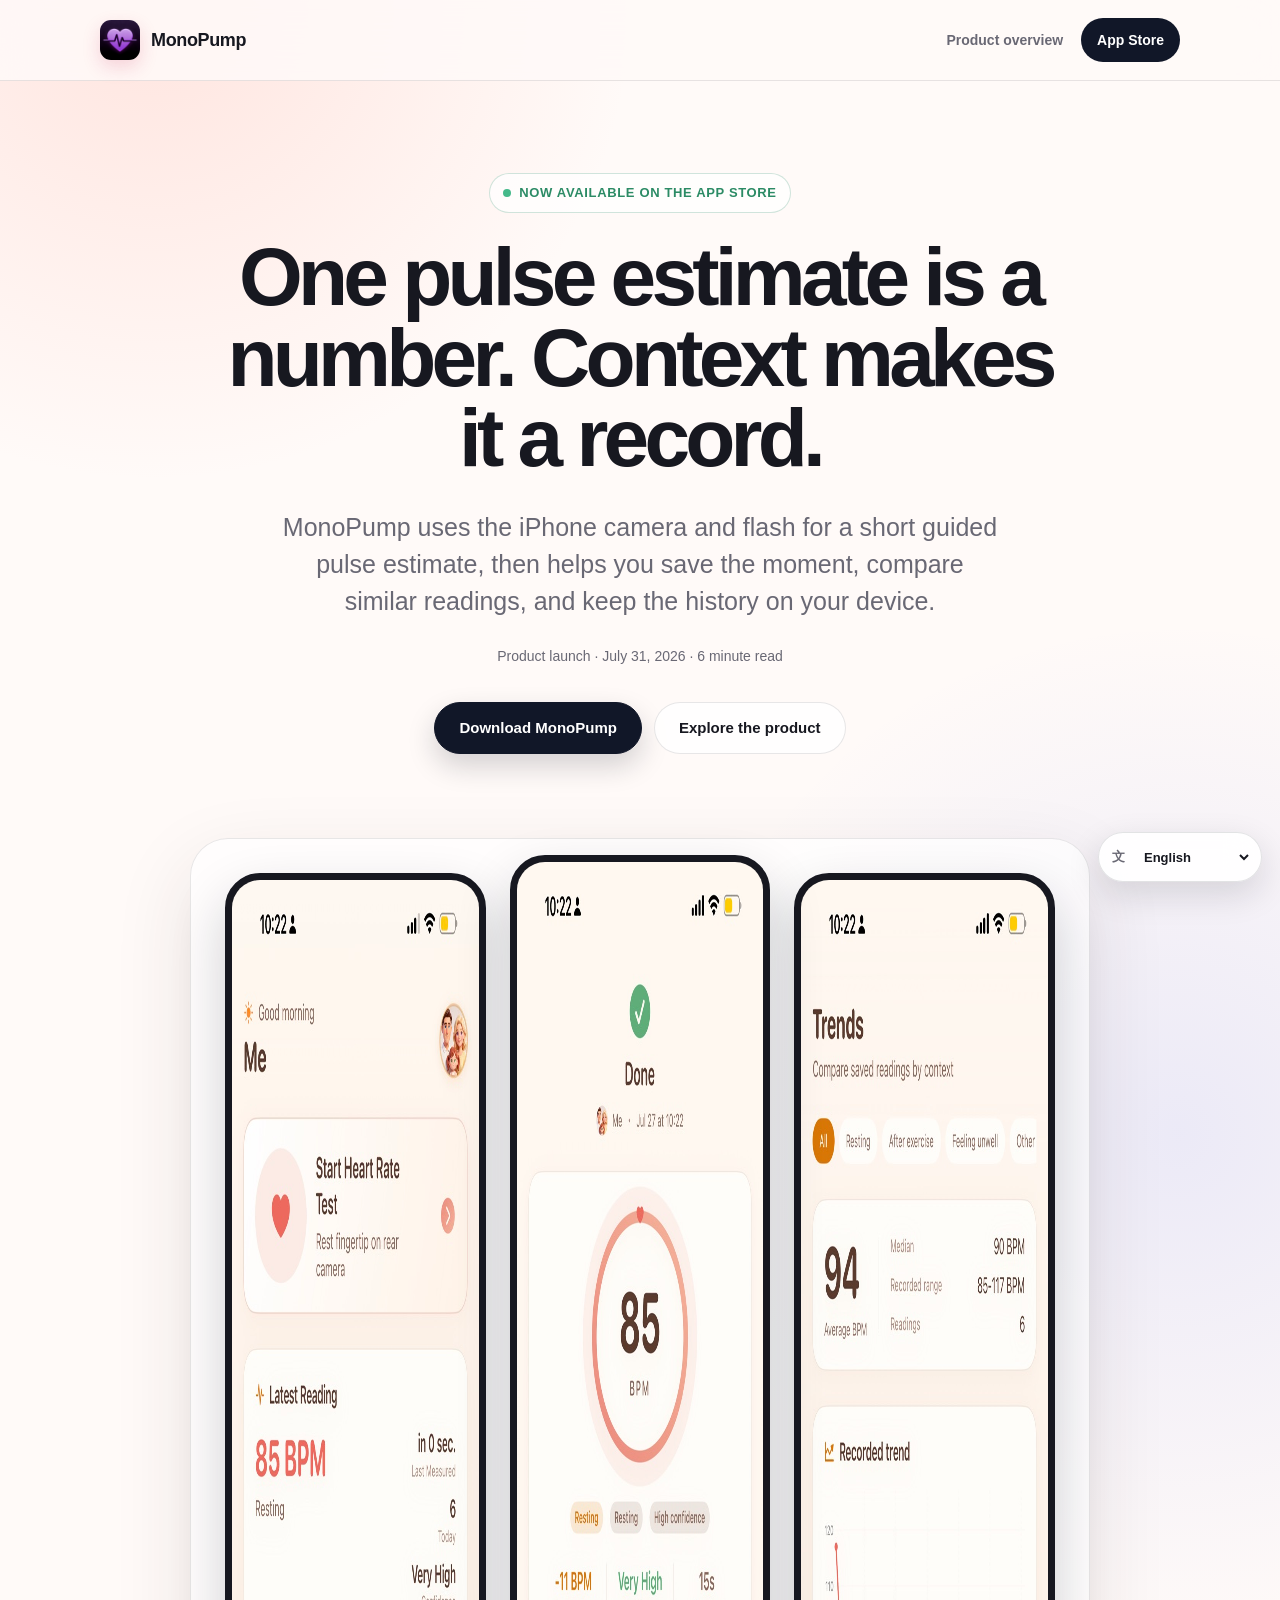
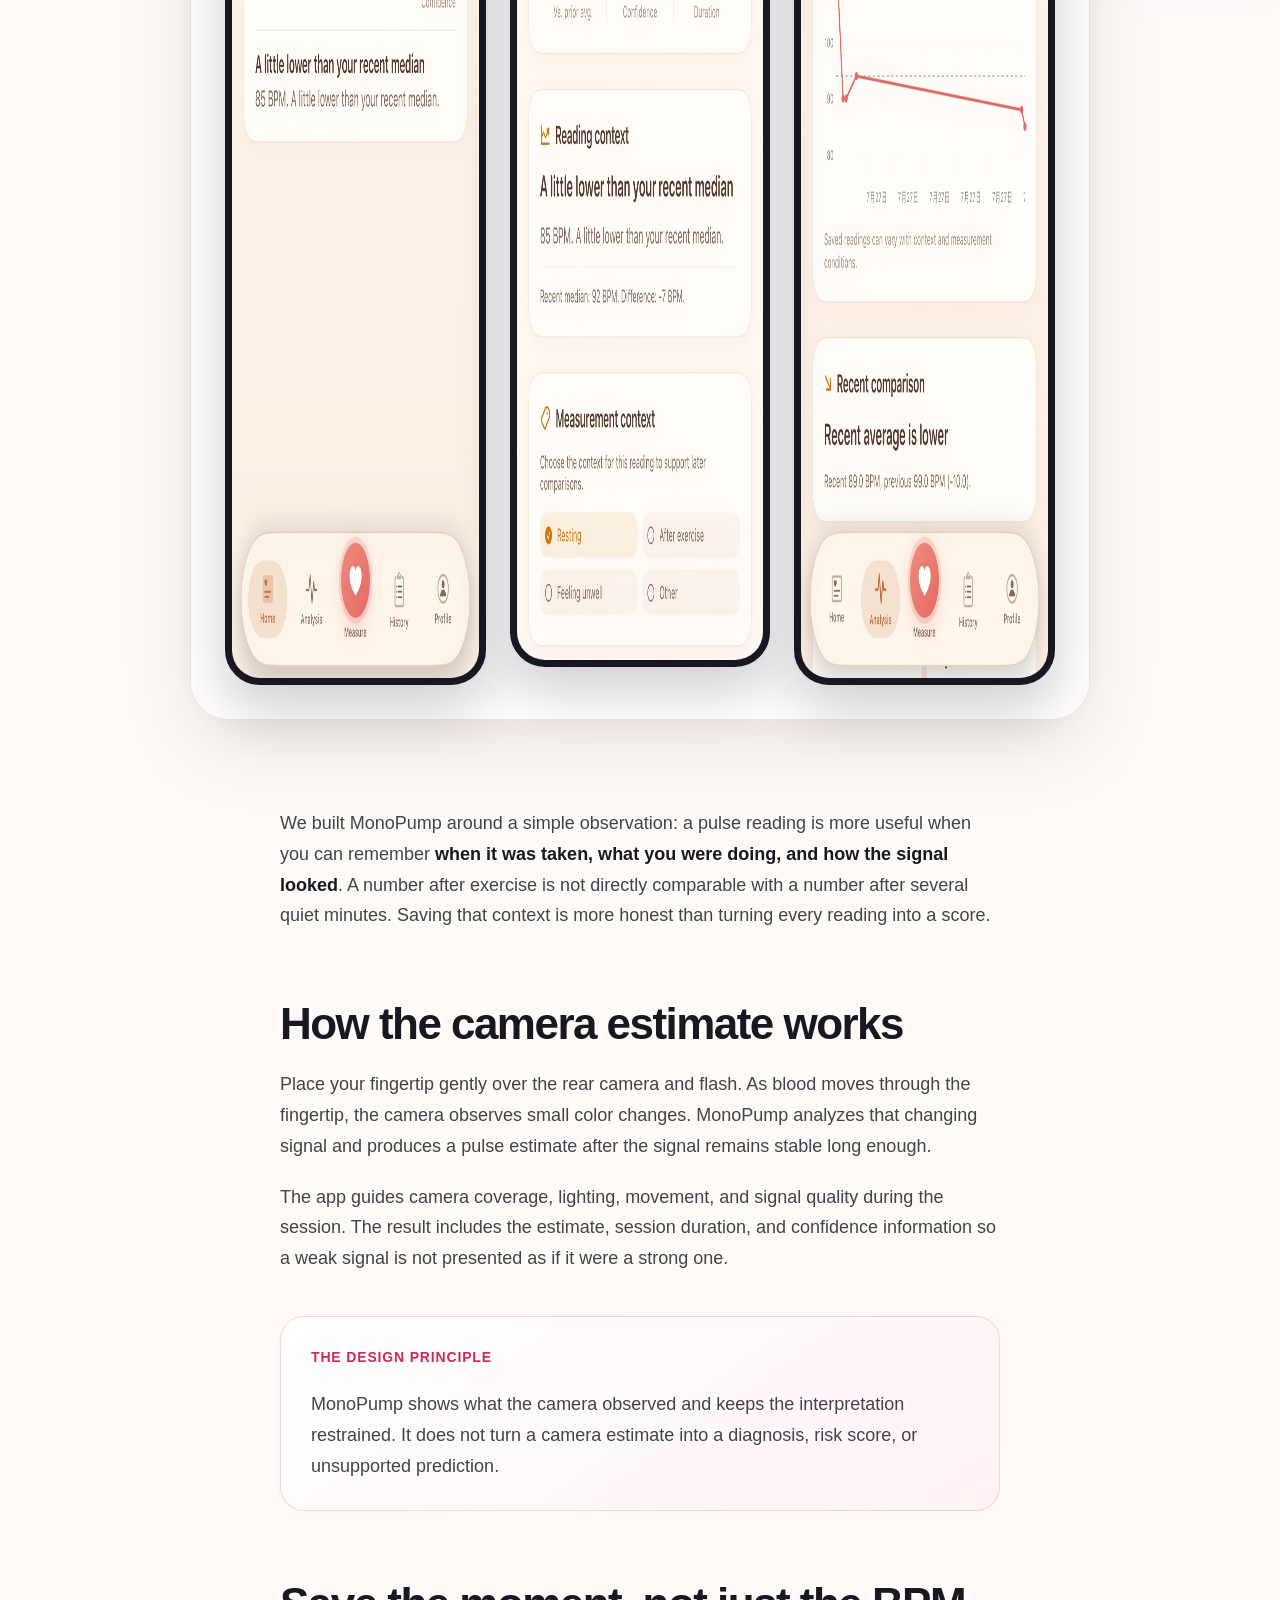
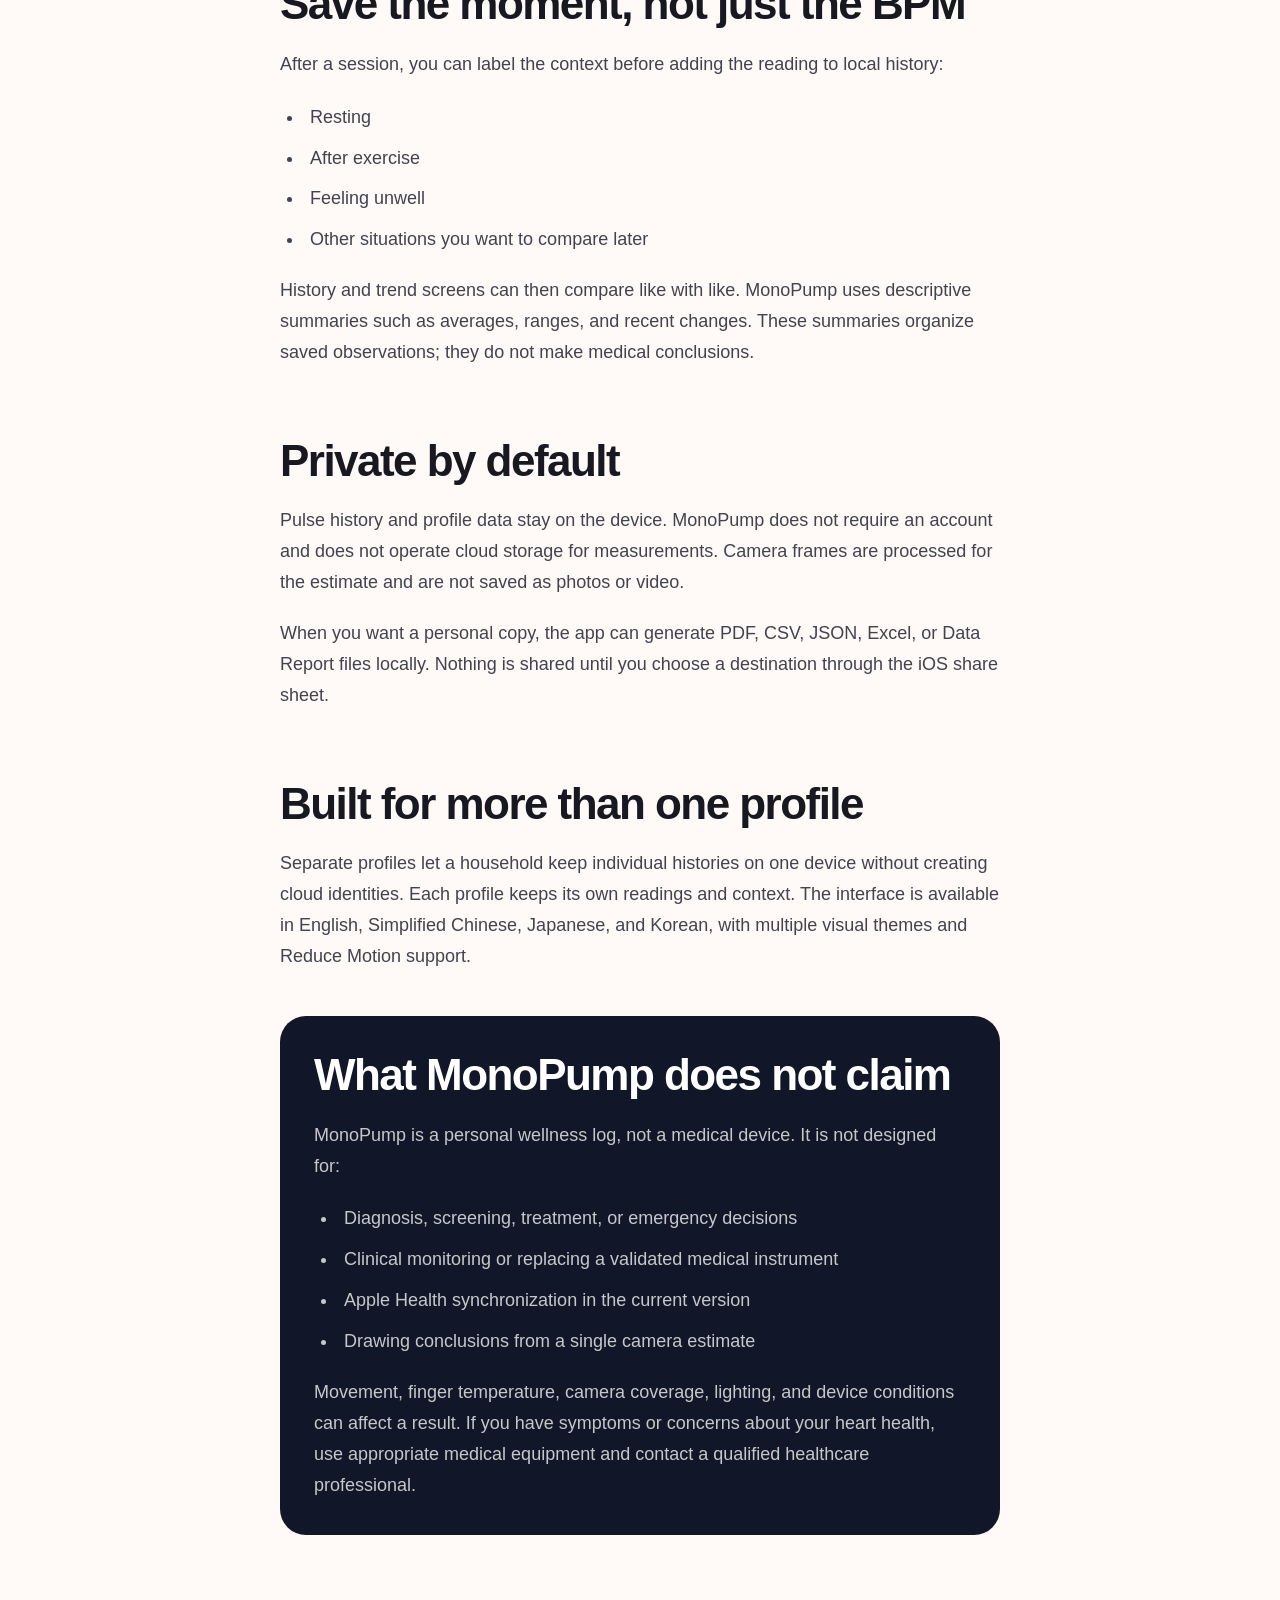
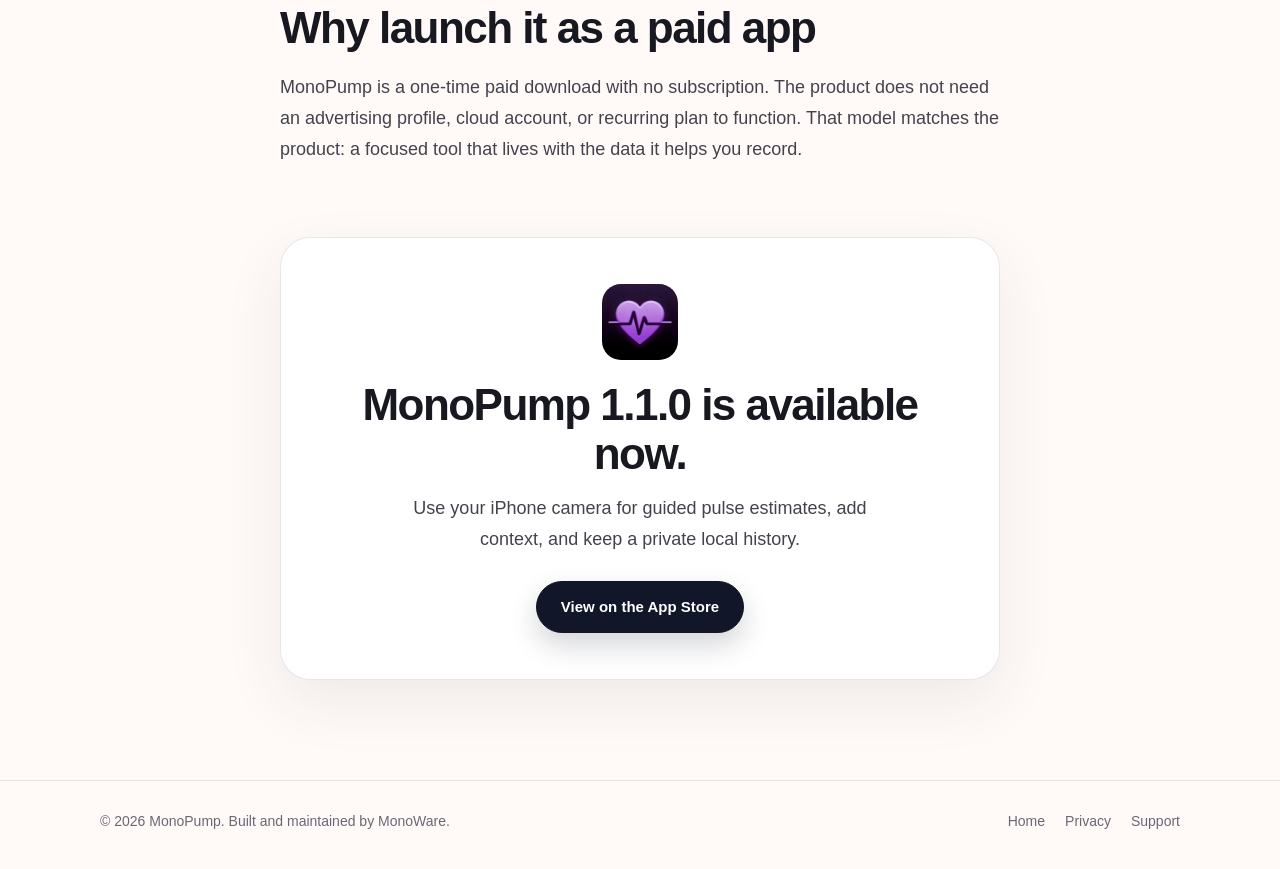
<file: launch.html>
<!DOCTYPE html>
<html lang="en">
<head>
    <meta charset="UTF-8">
    <meta name="viewport" content="width=device-width, initial-scale=1.0">
    <meta name="description" content="MonoPump is now on the App Store: guided camera pulse estimates, contextual local history, descriptive trends, and private export for iPhone.">
    <meta name="robots" content="index,follow,max-image-preview:large,max-snippet:-1">
    <meta name="theme-color" content="#fffaf8">
    <meta property="og:title" content="MonoPump is now on the App Store">
    <meta property="og:description" content="Why we built a camera pulse tracker around context, local history, and clear limits.">
    <meta property="og:type" content="article">
    <meta property="og:url" content="https://pump.monoware.app/launch.html">
    <meta property="og:image" content="https://pump.monoware.app/assets/images/home.jpg">
    <meta property="og:image:alt" content="MonoPump home screen on iPhone with saved pulse readings">
    <meta name="twitter:card" content="summary_large_image">
    <meta name="twitter:title" content="MonoPump is now on the App Store">
    <meta name="twitter:description" content="Why we built a camera pulse tracker around context, local history, and clear limits.">
    <meta name="twitter:image" content="https://pump.monoware.app/assets/images/home.jpg">
    <meta name="twitter:image:alt" content="MonoPump home screen on iPhone with saved pulse readings">
    <link rel="canonical" href="https://pump.monoware.app/launch.html">
    <link rel="icon" href="assets/images/app-icon.png" type="image/png">
    <link rel="apple-touch-icon" href="assets/images/app-icon.png">
    <link rel="stylesheet" href="assets/i18n.css">
    <title>MonoPump is now on the App Store</title>
    <script src="assets/translations.js" defer></script>
    <script src="assets/app-store-link.js" defer></script>
    <script src="assets/i18n.js" defer></script>
    <style>
        :root {
            --paper: #fffaf8;
            --surface: #ffffff;
            --surface-soft: #f8f6f5;
            --ink: #171820;
            --muted: #696874;
            --line: rgba(23, 24, 32, 0.1);
            --accent: #ed4569;
            --accent-deep: #c92d53;
            --accent-soft: #ffdbe2;
            --blue: #5f74ee;
            --navy: #111728;
            --green: #2c8b65;
            --page: min(1080px, calc(100% - 40px));
            --copy: min(720px, calc(100% - 40px));
        }

        * {
            box-sizing: border-box;
            margin: 0;
            padding: 0;
        }

        html {
            scroll-behavior: smooth;
        }

        body {
            min-width: 320px;
            color: var(--ink);
            background:
                radial-gradient(circle at 12% 0%, rgba(255, 179, 165, 0.3), transparent 30rem),
                radial-gradient(circle at 92% 20%, rgba(95, 116, 238, 0.12), transparent 32rem),
                var(--paper);
            font-family: -apple-system, BlinkMacSystemFont, "SF Pro Display", "Segoe UI", sans-serif;
            font-size: 18px;
            line-height: 1.72;
            -webkit-font-smoothing: antialiased;
        }

        a {
            color: inherit;
            text-decoration: none;
        }

        img {
            display: block;
            max-width: 100%;
        }

        :focus-visible {
            outline: 3px solid rgba(95, 116, 238, 0.55);
            outline-offset: 4px;
        }

        .page {
            width: var(--page);
            margin-inline: auto;
        }

        .site-header {
            padding: 18px 0;
            border-bottom: 1px solid var(--line);
            background: rgba(255, 250, 248, 0.86);
            backdrop-filter: blur(18px);
        }

        .nav {
            display: flex;
            align-items: center;
            justify-content: space-between;
            gap: 20px;
        }

        .brand {
            display: inline-flex;
            align-items: center;
            gap: 11px;
            font-weight: 760;
            letter-spacing: -0.02em;
        }

        .brand img {
            width: 40px;
            height: 40px;
            border-radius: 11px;
            box-shadow: 0 7px 18px rgba(205, 47, 84, 0.18);
        }

        .nav-actions {
            display: flex;
            align-items: center;
            gap: 18px;
            color: var(--muted);
            font-size: 14px;
            font-weight: 650;
        }

        .nav-download {
            padding: 10px 16px;
            border-radius: 999px;
            color: #ffffff;
            background: var(--navy);
        }

        .hero {
            padding: 92px 0 60px;
            text-align: center;
        }

        .eyebrow {
            display: inline-flex;
            align-items: center;
            gap: 8px;
            margin-bottom: 24px;
            padding: 8px 13px;
            border: 1px solid rgba(44, 139, 101, 0.22);
            border-radius: 999px;
            color: var(--green);
            background: rgba(255, 255, 255, 0.7);
            font-size: 13px;
            font-weight: 750;
            letter-spacing: 0.05em;
            text-transform: uppercase;
        }

        .eyebrow::before {
            width: 8px;
            height: 8px;
            border-radius: 50%;
            background: #45b98a;
            content: "";
        }

        h1 {
            max-width: 860px;
            margin: 0 auto;
            font-size: clamp(46px, 7vw, 82px);
            line-height: 0.98;
            letter-spacing: -0.058em;
        }

        .lede {
            max-width: 720px;
            margin: 30px auto 0;
            color: var(--muted);
            font-size: clamp(20px, 2.4vw, 25px);
            line-height: 1.48;
        }

        .meta {
            margin-top: 24px;
            color: var(--muted);
            font-size: 14px;
        }

        .hero-actions {
            display: flex;
            justify-content: center;
            gap: 12px;
            margin-top: 34px;
        }

        .button {
            display: inline-flex;
            align-items: center;
            justify-content: center;
            min-height: 52px;
            padding: 0 24px;
            border: 1px solid var(--line);
            border-radius: 999px;
            font-size: 15px;
            font-weight: 720;
        }

        .button-primary {
            border-color: var(--navy);
            color: #ffffff;
            background: var(--navy);
            box-shadow: 0 12px 28px rgba(17, 23, 40, 0.18);
        }

        .button-secondary {
            background: rgba(255, 255, 255, 0.78);
        }

        .screens {
            display: grid;
            grid-template-columns: repeat(3, minmax(0, 1fr));
            gap: 24px;
            width: min(900px, calc(100% - 40px));
            margin: 24px auto 88px;
            padding: 34px;
            border: 1px solid var(--line);
            border-radius: 38px;
            background: rgba(255, 255, 255, 0.64);
            box-shadow: 0 28px 80px rgba(53, 33, 38, 0.11);
        }

        .phone {
            overflow: hidden;
            border: 7px solid #171820;
            border-radius: 35px;
            background: #171820;
            box-shadow: 0 24px 54px rgba(17, 23, 40, 0.2);
        }

        .phone:nth-child(2) {
            transform: translateY(-18px);
        }

        article {
            width: var(--copy);
            margin-inline: auto;
            padding-bottom: 100px;
        }

        article h2 {
            margin: 68px 0 18px;
            font-size: clamp(30px, 4vw, 44px);
            line-height: 1.12;
            letter-spacing: -0.035em;
        }

        article h3 {
            margin: 34px 0 10px;
            font-size: 22px;
            line-height: 1.3;
        }

        article p {
            margin-top: 20px;
            color: #42434d;
        }

        article ul,
        article ol {
            margin: 22px 0 0 24px;
            color: #42434d;
        }

        article li {
            margin: 10px 0;
            padding-left: 6px;
        }

        article strong {
            color: var(--ink);
        }

        .callout {
            margin: 42px 0;
            padding: 28px 30px;
            border: 1px solid rgba(237, 69, 105, 0.22);
            border-radius: 24px;
            background: linear-gradient(145deg, #ffffff, #fff2f4);
        }

        .callout p:first-child {
            margin-top: 0;
            color: var(--accent-deep);
            font-size: 14px;
            font-weight: 780;
            letter-spacing: 0.06em;
            text-transform: uppercase;
        }

        .boundary {
            margin-top: 44px;
            padding: 34px;
            border-radius: 26px;
            color: #ffffff;
            background: var(--navy);
        }

        .boundary h2 {
            margin-top: 0;
        }

        .boundary p,
        .boundary ul {
            color: rgba(255, 255, 255, 0.76);
        }

        .final-cta {
            margin-top: 72px;
            padding: 46px 34px;
            border: 1px solid var(--line);
            border-radius: 30px;
            text-align: center;
            background: var(--surface);
            box-shadow: 0 22px 60px rgba(53, 33, 38, 0.08);
        }

        .final-cta img {
            width: 76px;
            height: 76px;
            margin: 0 auto 20px;
            border-radius: 19px;
        }

        .final-cta h2 {
            margin: 0;
        }

        .final-cta p {
            max-width: 520px;
            margin: 14px auto 26px;
        }

        footer {
            border-top: 1px solid var(--line);
        }

        .footer {
            display: flex;
            align-items: center;
            justify-content: space-between;
            gap: 20px;
            padding: 28px 0 36px;
            color: var(--muted);
            font-size: 14px;
        }

        .footer-links {
            display: flex;
            gap: 20px;
        }

        @media (max-width: 720px) {
            .nav-actions > a:first-child {
                display: none;
            }

            .hero {
                padding-top: 70px;
            }

            .hero-actions,
            .footer {
                flex-direction: column;
            }

            .screens {
                grid-template-columns: 1fr 1fr;
                gap: 14px;
                padding: 20px;
            }

            .phone:nth-child(2) {
                transform: none;
            }

            .phone:last-child {
                display: none;
            }

            article {
                width: min(100% - 32px, 720px);
            }

            .footer {
                align-items: flex-start;
            }
        }
    </style>
    <script type="application/ld+json">
    {
        "@context": "https://schema.org",
        "@type": "Article",
        "headline": "MonoPump is now on the App Store",
        "description": "Why we built a camera pulse tracker around context, local history, and clear limits.",
        "datePublished": "2026-07-31",
        "dateModified": "2026-07-31",
        "author": {
            "@type": "Organization",
            "name": "MonoWare"
        },
        "publisher": {
            "@type": "Organization",
            "name": "MonoWare"
        },
        "mainEntityOfPage": {
            "@type": "WebPage",
            "@id": "https://pump.monoware.app/launch.html"
        },
        "image": "https://pump.monoware.app/assets/images/home.jpg"
    }
    </script>
    <script type="application/ld+json">
    {
        "@context": "https://schema.org",
        "@type": "BreadcrumbList",
        "itemListElement": [
            {"@type": "ListItem", "position": 1, "name": "MonoPump", "item": "https://pump.monoware.app/"},
            {"@type": "ListItem", "position": 2, "name": "Launch Story", "item": "https://pump.monoware.app/launch.html"}
        ]
    }
    </script>
</head>
<body>
    <header class="site-header">
        <nav class="page nav" aria-label="Primary navigation">
            <a class="brand" href="index.html">
                <img src="assets/images/app-icon.png" alt="" width="180" height="180">
                <span>MonoPump</span>
            </a>
            <div class="nav-actions">
                <a href="index.html">Product overview</a>
                <a class="nav-download" href="https://apps.apple.com/us/app/monopump/id6763913464" target="_blank" rel="noopener noreferrer" data-app-store-link>App Store</a>
            </div>
        </nav>
    </header>

    <main>
        <section class="hero">
            <div class="page">
                <p class="eyebrow">Now available on the App Store</p>
                <h1>One pulse estimate is a number. Context makes it a record.</h1>
                <p class="lede">
                    MonoPump uses the iPhone camera and flash for a short guided pulse estimate,
                    then helps you save the moment, compare similar readings, and keep the history on your device.
                </p>
                <p class="meta">Product launch · July 31, 2026 · 6 minute read</p>
                <div class="hero-actions">
                    <a class="button button-primary" href="https://apps.apple.com/us/app/monopump/id6763913464" target="_blank" rel="noopener noreferrer" data-app-store-link>Download MonoPump</a>
                    <a class="button button-secondary" href="index.html">Explore the product</a>
                </div>
            </div>
        </section>

        <div class="screens" aria-label="MonoPump home, result, and trend screens">
            <div class="phone">
                <img src="assets/images/home.jpg" alt="MonoPump home screen with the latest saved pulse estimate" width="645" height="1398">
            </div>
            <div class="phone">
                <img src="assets/images/result.jpg" alt="MonoPump result screen with estimate, signal confidence, and context" width="645" height="1398">
            </div>
            <div class="phone">
                <img src="assets/images/trends.jpg" alt="MonoPump descriptive trends built from saved readings" width="645" height="1398">
            </div>
        </div>

        <article>
            <p>
                We built MonoPump around a simple observation: a pulse reading is more useful when you can remember
                <strong>when it was taken, what you were doing, and how the signal looked</strong>.
                A number after exercise is not directly comparable with a number after several quiet minutes.
                Saving that context is more honest than turning every reading into a score.
            </p>

            <h2>How the camera estimate works</h2>
            <p>
                Place your fingertip gently over the rear camera and flash. As blood moves through the fingertip,
                the camera observes small color changes. MonoPump analyzes that changing signal and produces a pulse
                estimate after the signal remains stable long enough.
            </p>
            <p>
                The app guides camera coverage, lighting, movement, and signal quality during the session.
                The result includes the estimate, session duration, and confidence information so a weak signal
                is not presented as if it were a strong one.
            </p>

            <div class="callout">
                <p>The design principle</p>
                <p>
                    MonoPump shows what the camera observed and keeps the interpretation restrained.
                    It does not turn a camera estimate into a diagnosis, risk score, or unsupported prediction.
                </p>
            </div>

            <h2>Save the moment, not just the BPM</h2>
            <p>After a session, you can label the context before adding the reading to local history:</p>
            <ul>
                <li>Resting</li>
                <li>After exercise</li>
                <li>Feeling unwell</li>
                <li>Other situations you want to compare later</li>
            </ul>
            <p>
                History and trend screens can then compare like with like. MonoPump uses descriptive summaries such
                as averages, ranges, and recent changes. These summaries organize saved observations; they do not make
                medical conclusions.
            </p>

            <h2>Private by default</h2>
            <p>
                Pulse history and profile data stay on the device. MonoPump does not require an account and does not
                operate cloud storage for measurements. Camera frames are processed for the estimate and are not saved
                as photos or video.
            </p>
            <p>
                When you want a personal copy, the app can generate PDF, CSV, JSON, Excel, or Data Report files locally.
                Nothing is shared until you choose a destination through the iOS share sheet.
            </p>

            <h2>Built for more than one profile</h2>
            <p>
                Separate profiles let a household keep individual histories on one device without creating cloud
                identities. Each profile keeps its own readings and context. The interface is available in English,
                Simplified Chinese, Japanese, and Korean, with multiple visual themes and Reduce Motion support.
            </p>

            <section class="boundary" aria-labelledby="boundary-title">
                <h2 id="boundary-title">What MonoPump does not claim</h2>
                <p>MonoPump is a personal wellness log, not a medical device. It is not designed for:</p>
                <ul>
                    <li>Diagnosis, screening, treatment, or emergency decisions</li>
                    <li>Clinical monitoring or replacing a validated medical instrument</li>
                    <li>Apple Health synchronization in the current version</li>
                    <li>Drawing conclusions from a single camera estimate</li>
                </ul>
                <p>
                    Movement, finger temperature, camera coverage, lighting, and device conditions can affect a result.
                    If you have symptoms or concerns about your heart health, use appropriate medical equipment and
                    contact a qualified healthcare professional.
                </p>
            </section>

            <h2>Why launch it as a paid app</h2>
            <p>
                MonoPump is a one-time paid download with no subscription. The product does not need an advertising
                profile, cloud account, or recurring plan to function. That model matches the product: a focused tool
                that lives with the data it helps you record.
            </p>

            <div class="final-cta">
                <img src="assets/images/app-icon.png" alt="" width="180" height="180">
                <h2>MonoPump 1.1.0 is available now.</h2>
                <p>
                    Use your iPhone camera for guided pulse estimates, add context, and keep a private local history.
                </p>
                <a class="button button-primary" href="https://apps.apple.com/us/app/monopump/id6763913464" target="_blank" rel="noopener noreferrer" data-app-store-link>View on the App Store</a>
            </div>
        </article>
    </main>

    <footer>
        <div class="page footer">
            <p>© 2026 MonoPump. Built and maintained by MonoWare.</p>
            <div class="footer-links">
                <a href="index.html">Home</a>
                <a href="privacy.html">Privacy</a>
                <a href="support.html">Support</a>
            </div>
        </div>
    </footer>
</body>
</html>
</file>
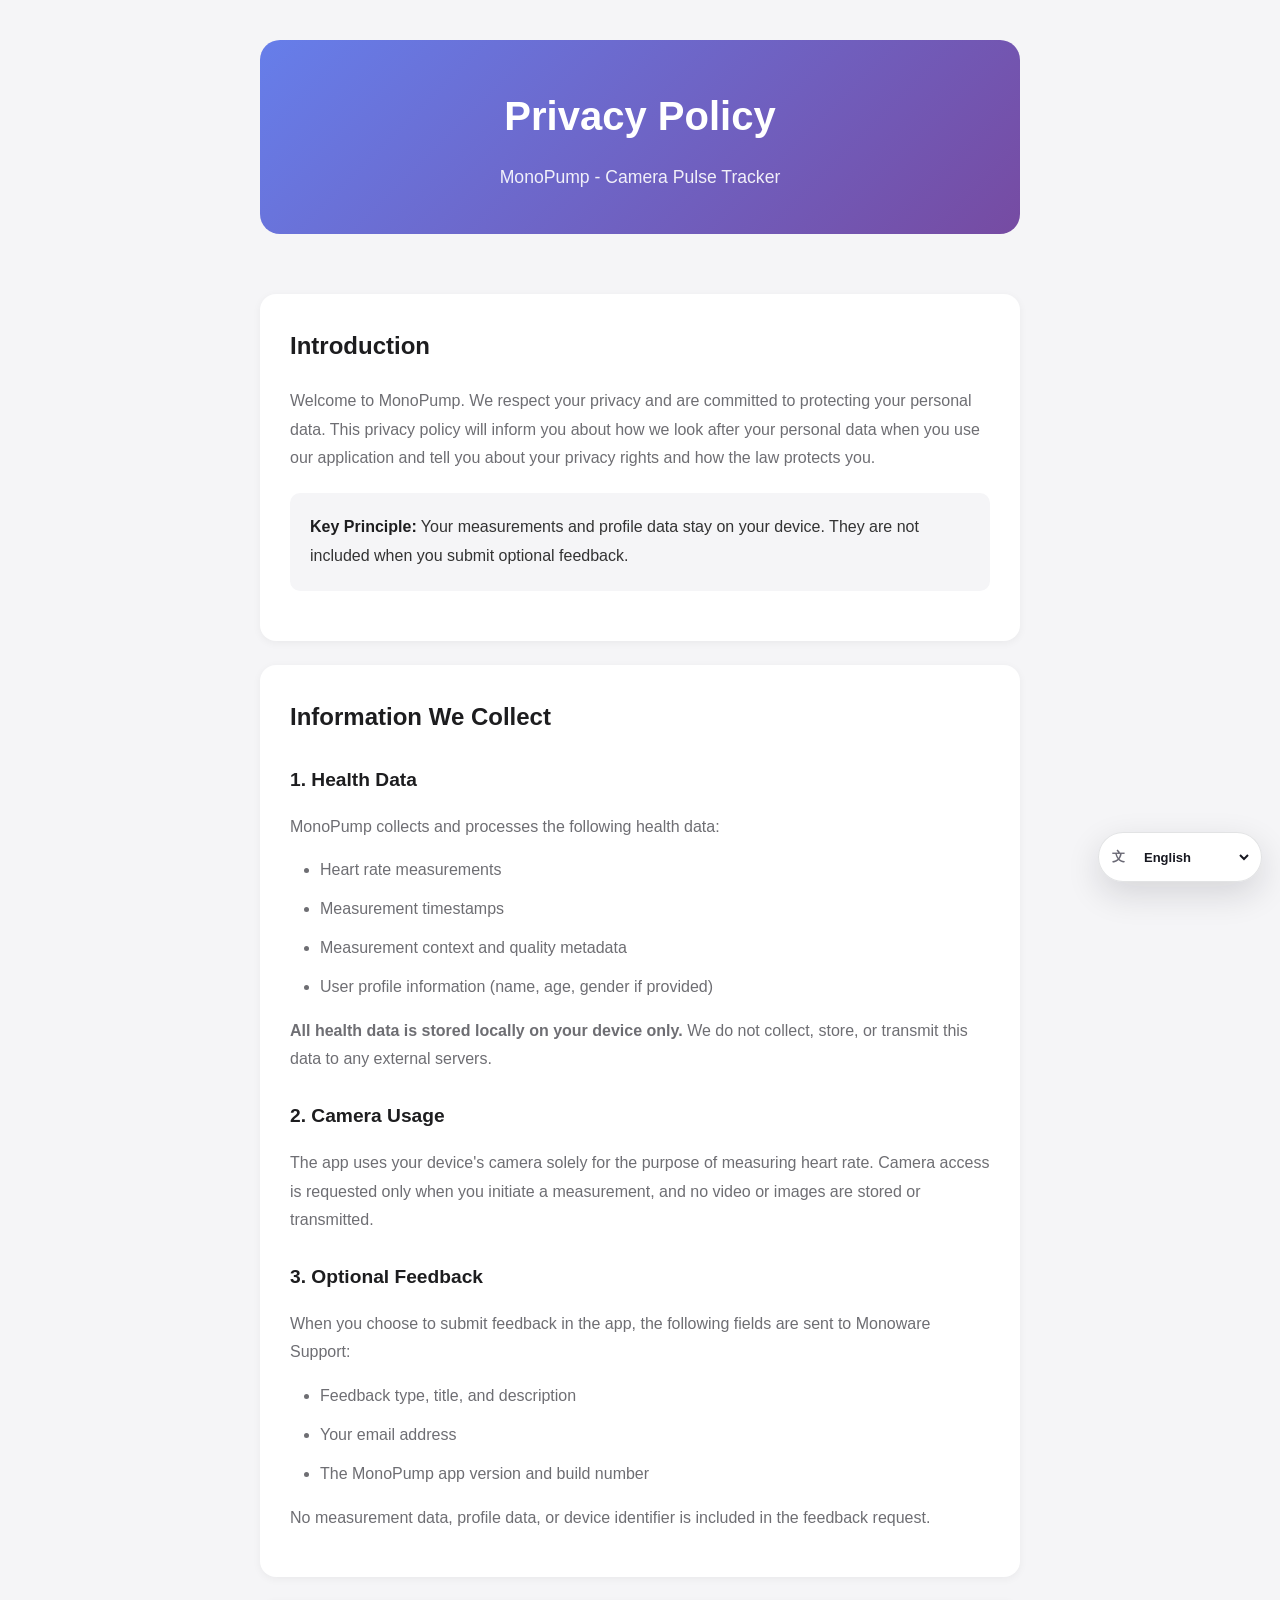
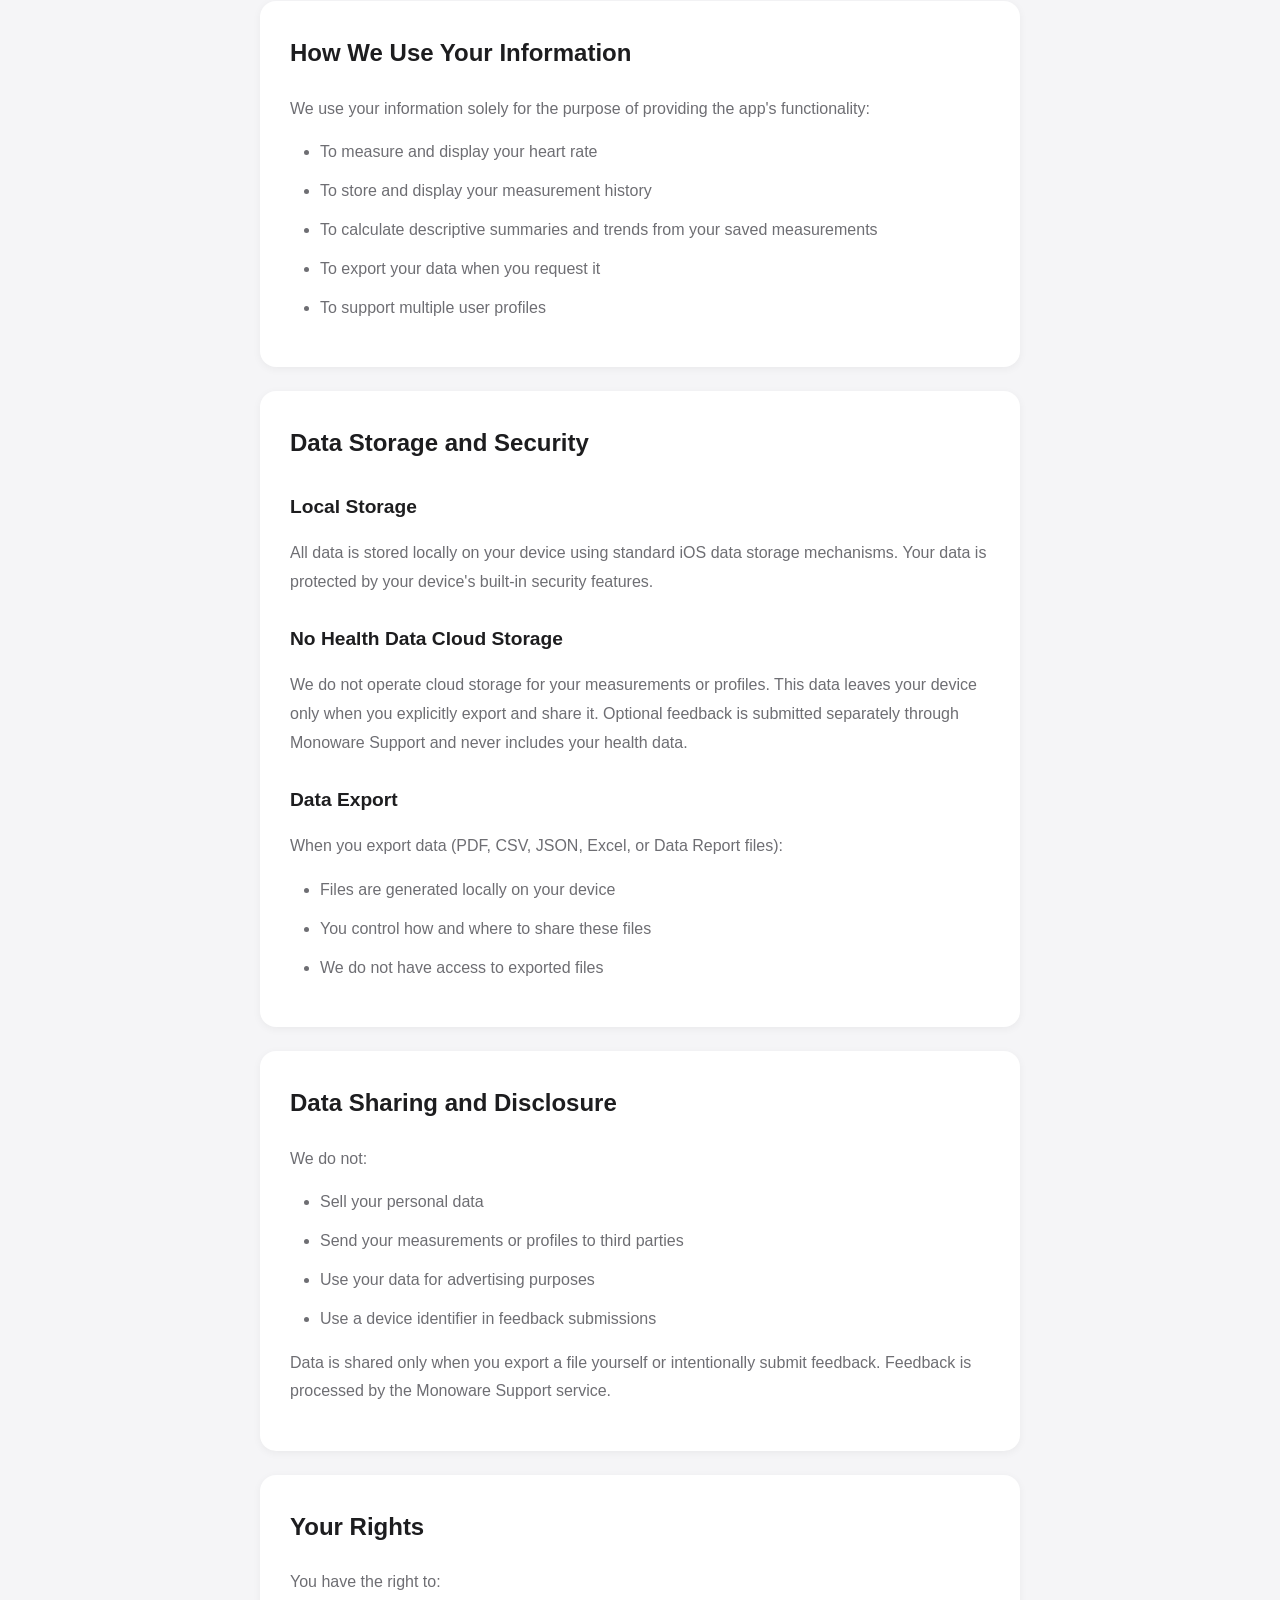
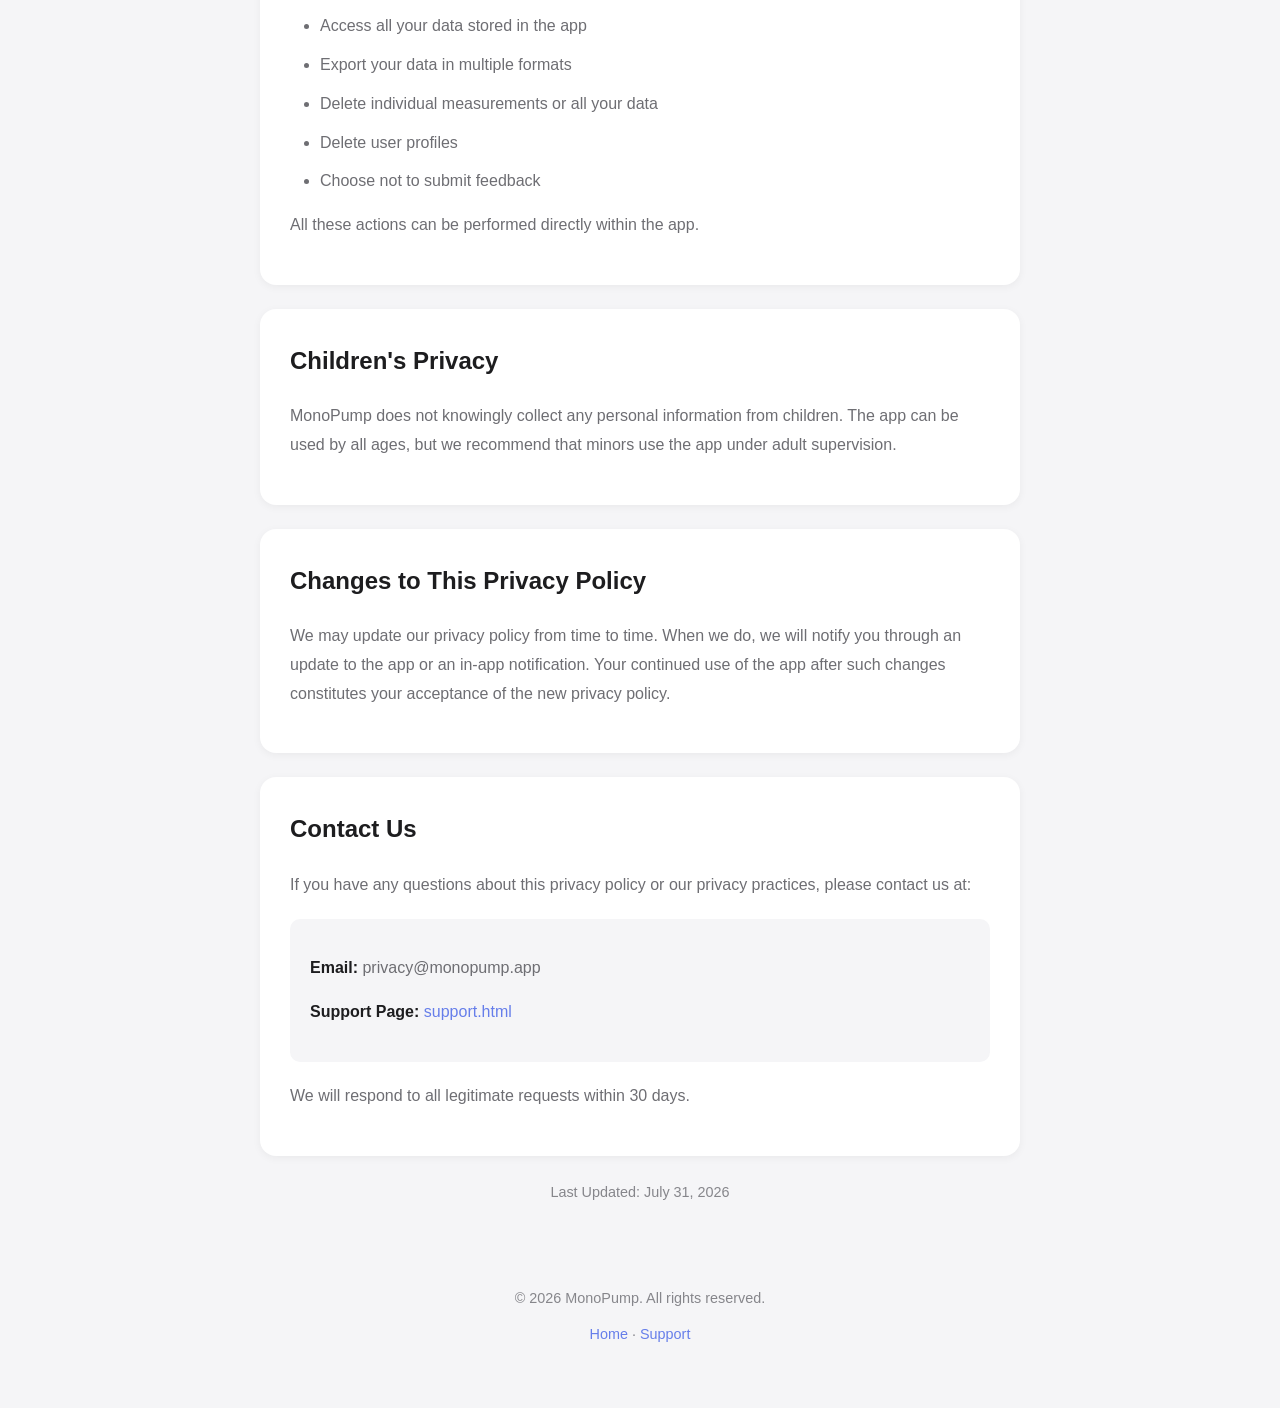
<file: privacy.html>
<!DOCTYPE html>
<html lang="en">
<head>
    <meta charset="UTF-8">
    <meta name="viewport" content="width=device-width, initial-scale=1.0">
    <meta name="description" content="How MonoPump handles camera access, local pulse history, optional feedback, and user-requested exports.">
    <meta name="robots" content="index,follow,max-snippet:-1">
    <link rel="canonical" href="https://pump.monoware.app/privacy.html">
    <meta property="og:type" content="website">
    <meta property="og:title" content="Privacy Policy - MonoPump">
    <meta property="og:description" content="How MonoPump handles camera access, local pulse history, optional feedback, and user-requested exports.">
    <meta property="og:url" content="https://pump.monoware.app/privacy.html">
    <meta property="og:image" content="https://pump.monoware.app/assets/images/app-icon.png">
    <meta name="twitter:card" content="summary">
    <script type="application/ld+json">
    {
        "@context": "https://schema.org",
        "@graph": [
            {"@type": "WebPage", "@id": "https://pump.monoware.app/privacy.html", "url": "https://pump.monoware.app/privacy.html", "name": "Privacy Policy - MonoPump", "description": "How MonoPump handles camera access, local pulse history, optional feedback, and user-requested exports.", "inLanguage": "en"},
            {"@type": "BreadcrumbList", "itemListElement": [
                {"@type": "ListItem", "position": 1, "name": "MonoPump", "item": "https://pump.monoware.app/"},
                {"@type": "ListItem", "position": 2, "name": "Privacy Policy", "item": "https://pump.monoware.app/privacy.html"}
            ]}
        ]
    }
    </script>
    <link rel="stylesheet" href="assets/i18n.css">
    <title>Privacy Policy - MonoPump</title>
    <script src="assets/translations.js" defer></script>
    <script src="assets/i18n.js" defer></script>
    <style>
        * {
            margin: 0;
            padding: 0;
            box-sizing: border-box;
        }
        body {
            font-family: -apple-system, BlinkMacSystemFont, 'Segoe UI', Roboto, Oxygen, Ubuntu, Cantarell, sans-serif;
            line-height: 1.8;
            color: #333;
            background-color: #f5f5f7;
        }
        .container {
            max-width: 800px;
            margin: 0 auto;
            padding: 40px 20px;
        }
        header {
            text-align: center;
            margin-bottom: 60px;
            padding: 40px 0;
            background: linear-gradient(135deg, #667eea 0%, #764ba2 100%);
            color: white;
            border-radius: 20px;
        }
        header h1 {
            font-size: 2.5rem;
            margin-bottom: 10px;
        }
        header p {
            font-size: 1.1rem;
            opacity: 0.9;
        }
        .section {
            background: white;
            border-radius: 16px;
            padding: 30px;
            margin-bottom: 24px;
            box-shadow: 0 2px 8px rgba(0,0,0,0.05);
        }
        .section h2 {
            font-size: 1.5rem;
            margin-bottom: 20px;
            color: #1d1d1f;
        }
        .section h3 {
            font-size: 1.2rem;
            margin: 25px 0 15px;
            color: #1d1d1f;
        }
        .section p {
            margin: 15px 0;
            color: #6e6e73;
        }
        ul, ol {
            padding-left: 30px;
            margin: 15px 0;
            color: #6e6e73;
        }
        li {
            margin: 10px 0;
        }
        a {
            color: #667eea;
            text-decoration: none;
        }
        a:hover {
            text-decoration: underline;
        }
        .highlight {
            background: #f5f5f7;
            padding: 20px;
            border-radius: 10px;
            margin: 20px 0;
        }
        .highlight strong {
            color: #1d1d1f;
        }
        footer {
            text-align: center;
            margin-top: 60px;
            padding: 20px;
            color: #86868b;
            font-size: 0.9rem;
        }
        .last-updated {
            font-size: 0.9rem;
            color: #86868b;
            text-align: center;
            margin-top: 10px;
        }
        @media (max-width: 600px) {
            header h1 {
                font-size: 2rem;
            }
            .container {
                padding: 20px 10px;
            }
            .section {
                padding: 20px;
            }
        }
    </style>
</head>
<body>
    <div class="container">
        <header>
            <h1>Privacy Policy</h1>
            <p>MonoPump - Camera Pulse Tracker</p>
        </header>

        <div class="section">
            <h2>Introduction</h2>
            <p>Welcome to MonoPump. We respect your privacy and are committed to protecting your personal data. This privacy policy will inform you about how we look after your personal data when you use our application and tell you about your privacy rights and how the law protects you.</p>

            <div class="highlight">
                <strong>Key Principle:</strong> Your measurements and profile data stay on your device. They are not included when you submit optional feedback.
            </div>
        </div>

        <div class="section">
            <h2>Information We Collect</h2>

            <h3>1. Health Data</h3>
            <p>MonoPump collects and processes the following health data:</p>
            <ul>
                <li>Heart rate measurements</li>
                <li>Measurement timestamps</li>
                <li>Measurement context and quality metadata</li>
                <li>User profile information (name, age, gender if provided)</li>
            </ul>
            <p><strong>All health data is stored locally on your device only.</strong> We do not collect, store, or transmit this data to any external servers.</p>

            <h3>2. Camera Usage</h3>
            <p>The app uses your device's camera solely for the purpose of measuring heart rate. Camera access is requested only when you initiate a measurement, and no video or images are stored or transmitted.</p>

            <h3>3. Optional Feedback</h3>
            <p>When you choose to submit feedback in the app, the following fields are sent to Monoware Support:</p>
            <ul>
                <li>Feedback type, title, and description</li>
                <li>Your email address</li>
                <li>The MonoPump app version and build number</li>
            </ul>
            <p>No measurement data, profile data, or device identifier is included in the feedback request.</p>
        </div>

        <div class="section">
            <h2>How We Use Your Information</h2>
            <p>We use your information solely for the purpose of providing the app's functionality:</p>
            <ul>
                <li>To measure and display your heart rate</li>
                <li>To store and display your measurement history</li>
                <li>To calculate descriptive summaries and trends from your saved measurements</li>
                <li>To export your data when you request it</li>
                <li>To support multiple user profiles</li>
            </ul>
        </div>

        <div class="section">
            <h2>Data Storage and Security</h2>

            <h3>Local Storage</h3>
            <p>All data is stored locally on your device using standard iOS data storage mechanisms. Your data is protected by your device's built-in security features.</p>

            <h3>No Health Data Cloud Storage</h3>
            <p>We do not operate cloud storage for your measurements or profiles. This data leaves your device only when you explicitly export and share it. Optional feedback is submitted separately through Monoware Support and never includes your health data.</p>

            <h3>Data Export</h3>
            <p>When you export data (PDF, CSV, JSON, Excel, or Data Report files):</p>
            <ul>
                <li>Files are generated locally on your device</li>
                <li>You control how and where to share these files</li>
                <li>We do not have access to exported files</li>
            </ul>
        </div>

        <div class="section">
            <h2>Data Sharing and Disclosure</h2>
            <p>We do not:</p>
            <ul>
                <li>Sell your personal data</li>
                <li>Send your measurements or profiles to third parties</li>
                <li>Use your data for advertising purposes</li>
                <li>Use a device identifier in feedback submissions</li>
            </ul>
            <p>Data is shared only when you export a file yourself or intentionally submit feedback. Feedback is processed by the Monoware Support service.</p>
        </div>

        <div class="section">
            <h2>Your Rights</h2>
            <p>You have the right to:</p>
            <ul>
                <li>Access all your data stored in the app</li>
                <li>Export your data in multiple formats</li>
                <li>Delete individual measurements or all your data</li>
                <li>Delete user profiles</li>
                <li>Choose not to submit feedback</li>
            </ul>
            <p>All these actions can be performed directly within the app.</p>
        </div>

        <div class="section">
            <h2>Children's Privacy</h2>
            <p>MonoPump does not knowingly collect any personal information from children. The app can be used by all ages, but we recommend that minors use the app under adult supervision.</p>
        </div>

        <div class="section">
            <h2>Changes to This Privacy Policy</h2>
            <p>We may update our privacy policy from time to time. When we do, we will notify you through an update to the app or an in-app notification. Your continued use of the app after such changes constitutes your acceptance of the new privacy policy.</p>
        </div>

        <div class="section">
            <h2>Contact Us</h2>
            <p>If you have any questions about this privacy policy or our privacy practices, please contact us at:</p>
            <div class="highlight">
                <p><strong>Email:</strong> privacy@monopump.app</p>
                <p><strong>Support Page:</strong> <a href="support.html">support.html</a></p>
            </div>
            <p>We will respond to all legitimate requests within 30 days.</p>
        </div>

        <div class="last-updated">
            <p>Last Updated: July 31, 2026</p>
        </div>

        <footer>
            <p>© 2026 MonoPump. All rights reserved.</p>
            <p style="margin-top: 10px;">
                <a href="index.html">Home</a> ·
                <a href="support.html">Support</a>
            </p>
        </footer>
    </div>
</body>
</html>
</file>
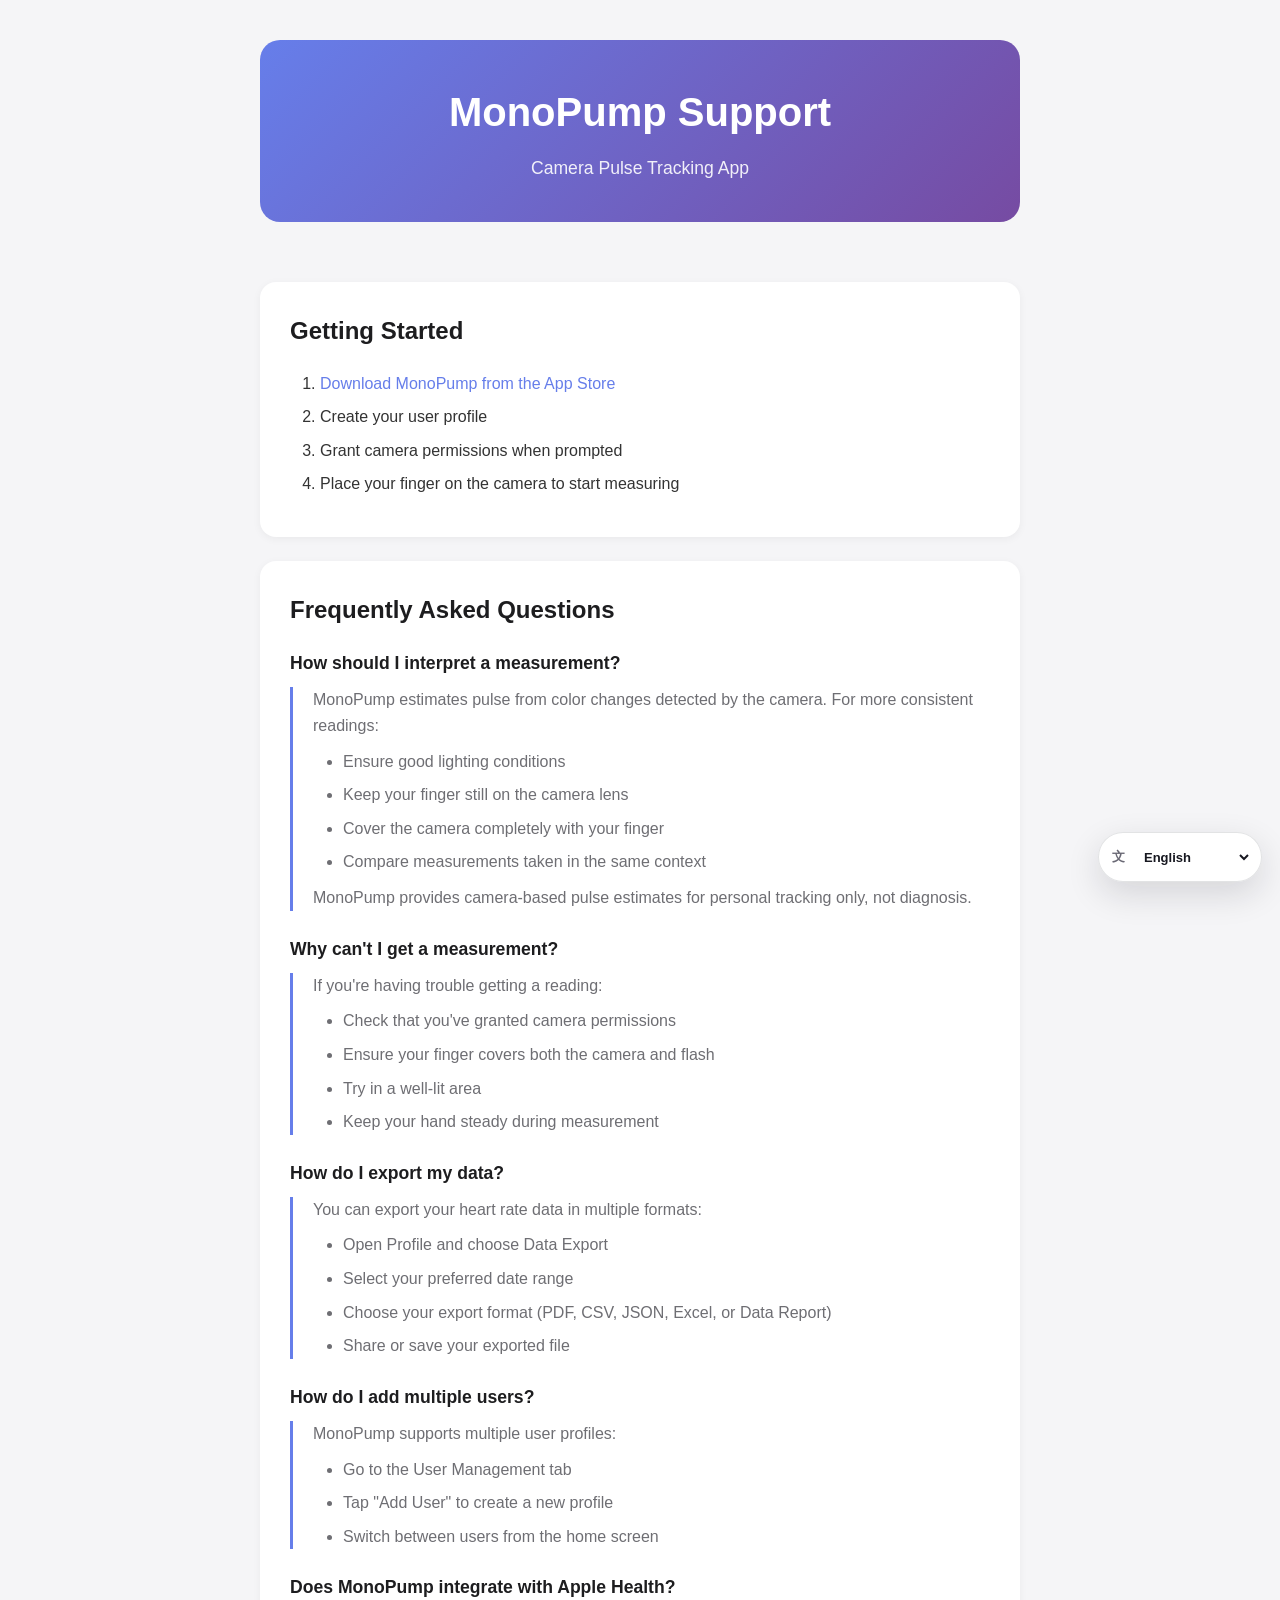
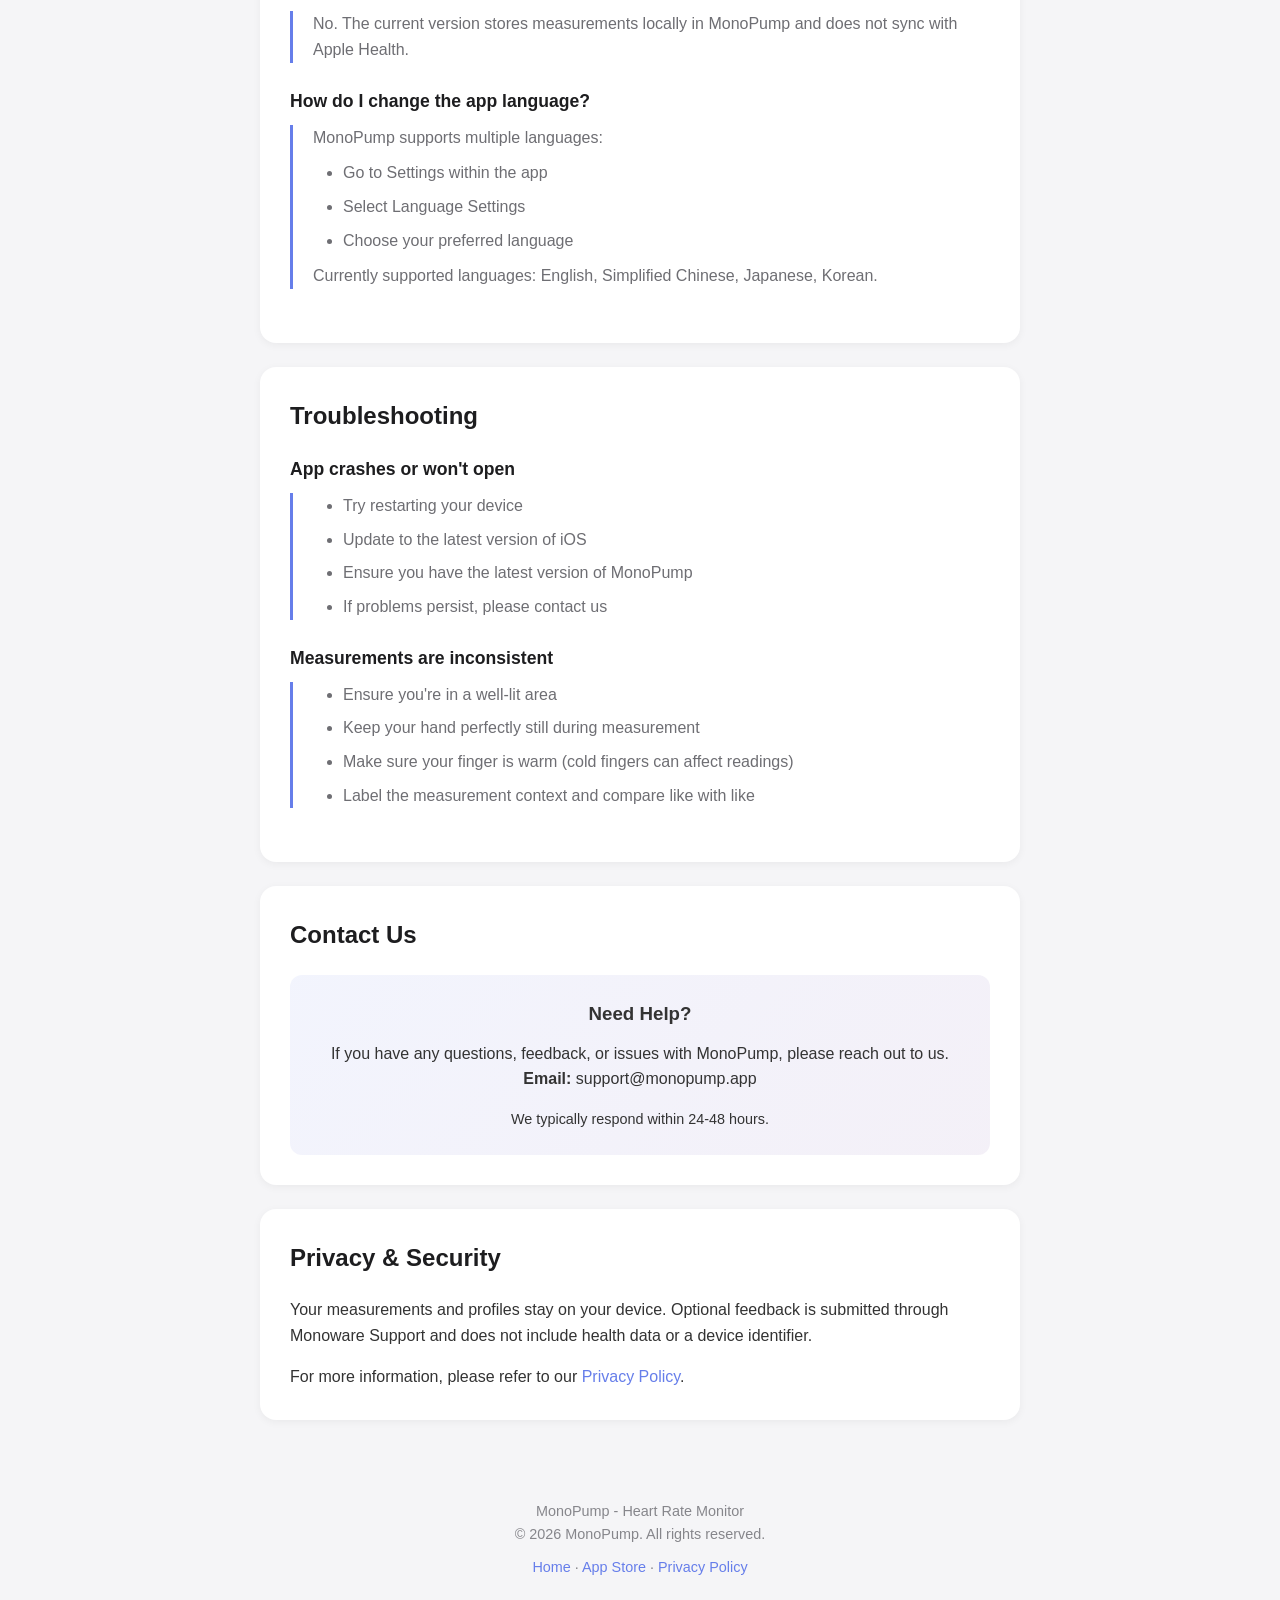
<file: support.html>
<!DOCTYPE html>
<html lang="en">
<head>
    <meta charset="UTF-8">
    <meta name="viewport" content="width=device-width, initial-scale=1.0">
    <meta name="description" content="MonoPump setup, pulse measurement, export, privacy, and troubleshooting guidance.">
    <meta name="robots" content="index,follow,max-snippet:-1">
    <link rel="canonical" href="https://pump.monoware.app/support.html">
    <meta property="og:type" content="website">
    <meta property="og:title" content="MonoPump Support">
    <meta property="og:description" content="MonoPump setup, pulse measurement, export, privacy, and troubleshooting guidance.">
    <meta property="og:url" content="https://pump.monoware.app/support.html">
    <meta property="og:image" content="https://pump.monoware.app/assets/images/app-icon.png">
    <meta name="twitter:card" content="summary">
    <script type="application/ld+json">
    {
        "@context": "https://schema.org",
        "@graph": [
            {"@type": "WebPage", "@id": "https://pump.monoware.app/support.html", "url": "https://pump.monoware.app/support.html", "name": "MonoPump Support", "description": "MonoPump setup, pulse measurement, export, privacy, and troubleshooting guidance.", "inLanguage": "en"},
            {"@type": "BreadcrumbList", "itemListElement": [
                {"@type": "ListItem", "position": 1, "name": "MonoPump", "item": "https://pump.monoware.app/"},
                {"@type": "ListItem", "position": 2, "name": "Support", "item": "https://pump.monoware.app/support.html"}
            ]}
        ]
    }
    </script>
    <link rel="stylesheet" href="assets/i18n.css">
    <title>MonoPump Support</title>
    <script src="assets/translations.js" defer></script>
    <script src="assets/app-store-link.js" defer></script>
    <script src="assets/i18n.js" defer></script>
    <style>
        * {
            margin: 0;
            padding: 0;
            box-sizing: border-box;
        }
        body {
            font-family: -apple-system, BlinkMacSystemFont, 'Segoe UI', Roboto, Oxygen, Ubuntu, Cantarell, sans-serif;
            line-height: 1.6;
            color: #333;
            background-color: #f5f5f7;
        }
        .container {
            max-width: 800px;
            margin: 0 auto;
            padding: 40px 20px;
        }
        header {
            text-align: center;
            margin-bottom: 60px;
            padding: 40px 0;
            background: linear-gradient(135deg, #667eea 0%, #764ba2 100%);
            color: white;
            border-radius: 20px;
        }
        header h1 {
            font-size: 2.5rem;
            margin-bottom: 10px;
        }
        header p {
            font-size: 1.1rem;
            opacity: 0.9;
        }
        .section {
            background: white;
            border-radius: 16px;
            padding: 30px;
            margin-bottom: 24px;
            box-shadow: 0 2px 8px rgba(0,0,0,0.05);
        }
        .section h2 {
            font-size: 1.5rem;
            margin-bottom: 20px;
            color: #1d1d1f;
        }
        .faq-item {
            margin-bottom: 24px;
        }
        .faq-question {
            font-weight: 600;
            font-size: 1.1rem;
            margin-bottom: 10px;
            color: #1d1d1f;
        }
        .faq-answer {
            color: #6e6e73;
            padding-left: 20px;
            border-left: 3px solid #667eea;
        }
        ul, ol {
            padding-left: 30px;
            margin: 10px 0;
        }
        li {
            margin: 8px 0;
        }
        a {
            color: #667eea;
            text-decoration: none;
        }
        a:hover {
            text-decoration: underline;
        }
        .contact-box {
            background: linear-gradient(135deg, #667eea15 0%, #764ba215 100%);
            border-radius: 12px;
            padding: 24px;
            text-align: center;
        }
        .contact-box h3 {
            margin-bottom: 12px;
        }
        footer {
            text-align: center;
            margin-top: 60px;
            padding: 20px;
            color: #86868b;
            font-size: 0.9rem;
        }
        @media (max-width: 600px) {
            header h1 {
                font-size: 2rem;
            }
            .container {
                padding: 20px 10px;
            }
            .section {
                padding: 20px;
            }
        }
    </style>
</head>
<body>
    <div class="container">
        <header>
            <h1>MonoPump Support</h1>
            <p>Camera Pulse Tracking App</p>
        </header>

        <div class="section">
            <h2>Getting Started</h2>
            <ol>
                <li><a href="https://apps.apple.com/us/app/monopump/id6763913464" target="_blank" rel="noopener noreferrer" data-app-store-link>Download MonoPump from the App Store</a></li>
                <li>Create your user profile</li>
                <li>Grant camera permissions when prompted</li>
                <li>Place your finger on the camera to start measuring</li>
            </ol>
        </div>

        <div class="section">
            <h2>Frequently Asked Questions</h2>

            <div class="faq-item">
                <div class="faq-question">How should I interpret a measurement?</div>
                <div class="faq-answer">
                    MonoPump estimates pulse from color changes detected by the camera. For more consistent readings:
                    <ul>
                        <li>Ensure good lighting conditions</li>
                        <li>Keep your finger still on the camera lens</li>
                        <li>Cover the camera completely with your finger</li>
                        <li>Compare measurements taken in the same context</li>
                    </ul>
                    MonoPump provides camera-based pulse estimates for personal tracking only, not diagnosis.
                </div>
            </div>

            <div class="faq-item">
                <div class="faq-question">Why can't I get a measurement?</div>
                <div class="faq-answer">
                    If you're having trouble getting a reading:
                    <ul>
                        <li>Check that you've granted camera permissions</li>
                        <li>Ensure your finger covers both the camera and flash</li>
                        <li>Try in a well-lit area</li>
                        <li>Keep your hand steady during measurement</li>
                    </ul>
                </div>
            </div>

            <div class="faq-item">
                <div class="faq-question">How do I export my data?</div>
                <div class="faq-answer">
                    You can export your heart rate data in multiple formats:
                    <ul>
                        <li>Open Profile and choose Data Export</li>
                        <li>Select your preferred date range</li>
                        <li>Choose your export format (PDF, CSV, JSON, Excel, or Data Report)</li>
                        <li>Share or save your exported file</li>
                    </ul>
                </div>
            </div>

            <div class="faq-item">
                <div class="faq-question">How do I add multiple users?</div>
                <div class="faq-answer">
                    MonoPump supports multiple user profiles:
                    <ul>
                        <li>Go to the User Management tab</li>
                        <li>Tap "Add User" to create a new profile</li>
                        <li>Switch between users from the home screen</li>
                    </ul>
                </div>
            </div>

            <div class="faq-item">
                <div class="faq-question">Does MonoPump integrate with Apple Health?</div>
                <div class="faq-answer">
                    No. The current version stores measurements locally in MonoPump and does not sync with Apple Health.
                </div>
            </div>

            <div class="faq-item">
                <div class="faq-question">How do I change the app language?</div>
                <div class="faq-answer">
                    MonoPump supports multiple languages:
                    <ul>
                        <li>Go to Settings within the app</li>
                        <li>Select Language Settings</li>
                        <li>Choose your preferred language</li>
                    </ul>
                    Currently supported languages: English, Simplified Chinese, Japanese, Korean.
                </div>
            </div>
        </div>

        <div class="section">
            <h2>Troubleshooting</h2>

            <div class="faq-item">
                <div class="faq-question">App crashes or won't open</div>
                <div class="faq-answer">
                    <ul>
                        <li>Try restarting your device</li>
                        <li>Update to the latest version of iOS</li>
                        <li>Ensure you have the latest version of MonoPump</li>
                        <li>If problems persist, please contact us</li>
                    </ul>
                </div>
            </div>

            <div class="faq-item">
                <div class="faq-question">Measurements are inconsistent</div>
                <div class="faq-answer">
                    <ul>
                        <li>Ensure you're in a well-lit area</li>
                        <li>Keep your hand perfectly still during measurement</li>
                        <li>Make sure your finger is warm (cold fingers can affect readings)</li>
                        <li>Label the measurement context and compare like with like</li>
                    </ul>
                </div>
            </div>
        </div>

        <div class="section">
            <h2>Contact Us</h2>
            <div class="contact-box">
                <h3>Need Help?</h3>
                <p>If you have any questions, feedback, or issues with MonoPump, please reach out to us.</p>
                <p><strong>Email:</strong> support@monopump.app</p>
                <p style="margin-top: 16px; font-size: 0.9rem;">
                    We typically respond within 24-48 hours.
                </p>
            </div>
        </div>

        <div class="section">
            <h2>Privacy & Security</h2>
            <p>Your measurements and profiles stay on your device. Optional feedback is submitted through Monoware Support and does not include health data or a device identifier.</p>
            <p style="margin-top: 16px;">For more information, please refer to our <a href="privacy.html">Privacy Policy</a>.</p>
        </div>

        <footer>
            <p>MonoPump - Heart Rate Monitor</p>
            <p>© 2026 MonoPump. All rights reserved.</p>
            <p style="margin-top: 10px;">
                <a href="index.html">Home</a> ·
                <a href="https://apps.apple.com/us/app/monopump/id6763913464" target="_blank" rel="noopener noreferrer" data-app-store-link>App Store</a> ·
                <a href="privacy.html">Privacy Policy</a>
            </p>
        </footer>
    </div>
</body>
</html>
</file>
<file: assets/i18n.css>
.language-switcher {
    position: fixed;
    right: max(18px, env(safe-area-inset-right));
    bottom: max(18px, env(safe-area-inset-bottom));
    z-index: 1200;
    display: flex;
    align-items: center;
    gap: 8px;
    padding: 7px 9px 7px 13px;
    border: 1px solid rgba(23, 24, 32, 0.12);
    border-radius: 999px;
    background: rgba(255, 255, 255, 0.92);
    box-shadow: 0 12px 34px rgba(23, 24, 32, 0.14);
    backdrop-filter: blur(16px);
    -webkit-backdrop-filter: blur(16px);
}

.language-switcher::before {
    color: #696874;
    font-size: 13px;
    font-weight: 750;
    content: "文";
}

.language-switcher-label {
    position: absolute;
    width: 1px;
    height: 1px;
    overflow: hidden;
    clip: rect(0 0 0 0);
    white-space: nowrap;
    clip-path: inset(50%);
}

.language-switcher-select {
    max-width: 140px;
    min-height: 34px;
    padding: 0 27px 0 7px;
    border: 0;
    border-radius: 999px;
    color: #171820;
    background: transparent;
    font: 650 13px/1.2 -apple-system, BlinkMacSystemFont, "SF Pro Text", "Segoe UI", sans-serif;
    cursor: pointer;
}

.language-switcher-select:focus-visible {
    outline: 3px solid rgba(95, 116, 238, 0.45);
    outline-offset: 2px;
}

html[dir="rtl"] body {
    text-align: right;
}

html[dir="rtl"] .language-switcher {
    right: auto;
    left: max(18px, env(safe-area-inset-left));
    padding: 7px 13px 7px 9px;
}

html[dir="rtl"] .language-switcher-select {
    padding: 0 7px 0 27px;
}

html[dir="rtl"] ul,
html[dir="rtl"] ol {
    padding-right: 30px;
    padding-left: 0;
}

html[dir="rtl"] .faq-answer {
    padding-right: 20px;
    padding-left: 0;
    border-right: 3px solid #667eea;
    border-left: 0;
}

html[dir="rtl"] .button svg,
html[dir="rtl"] .privacy-link span {
    transform: scaleX(-1);
}

@media (max-width: 600px) {
    .language-switcher {
        right: max(10px, env(safe-area-inset-right));
        bottom: max(10px, env(safe-area-inset-bottom));
    }

    html[dir="rtl"] .language-switcher {
        right: auto;
        left: max(10px, env(safe-area-inset-left));
    }
}

@media print {
    .language-switcher {
        display: none;
    }
}
</file>
